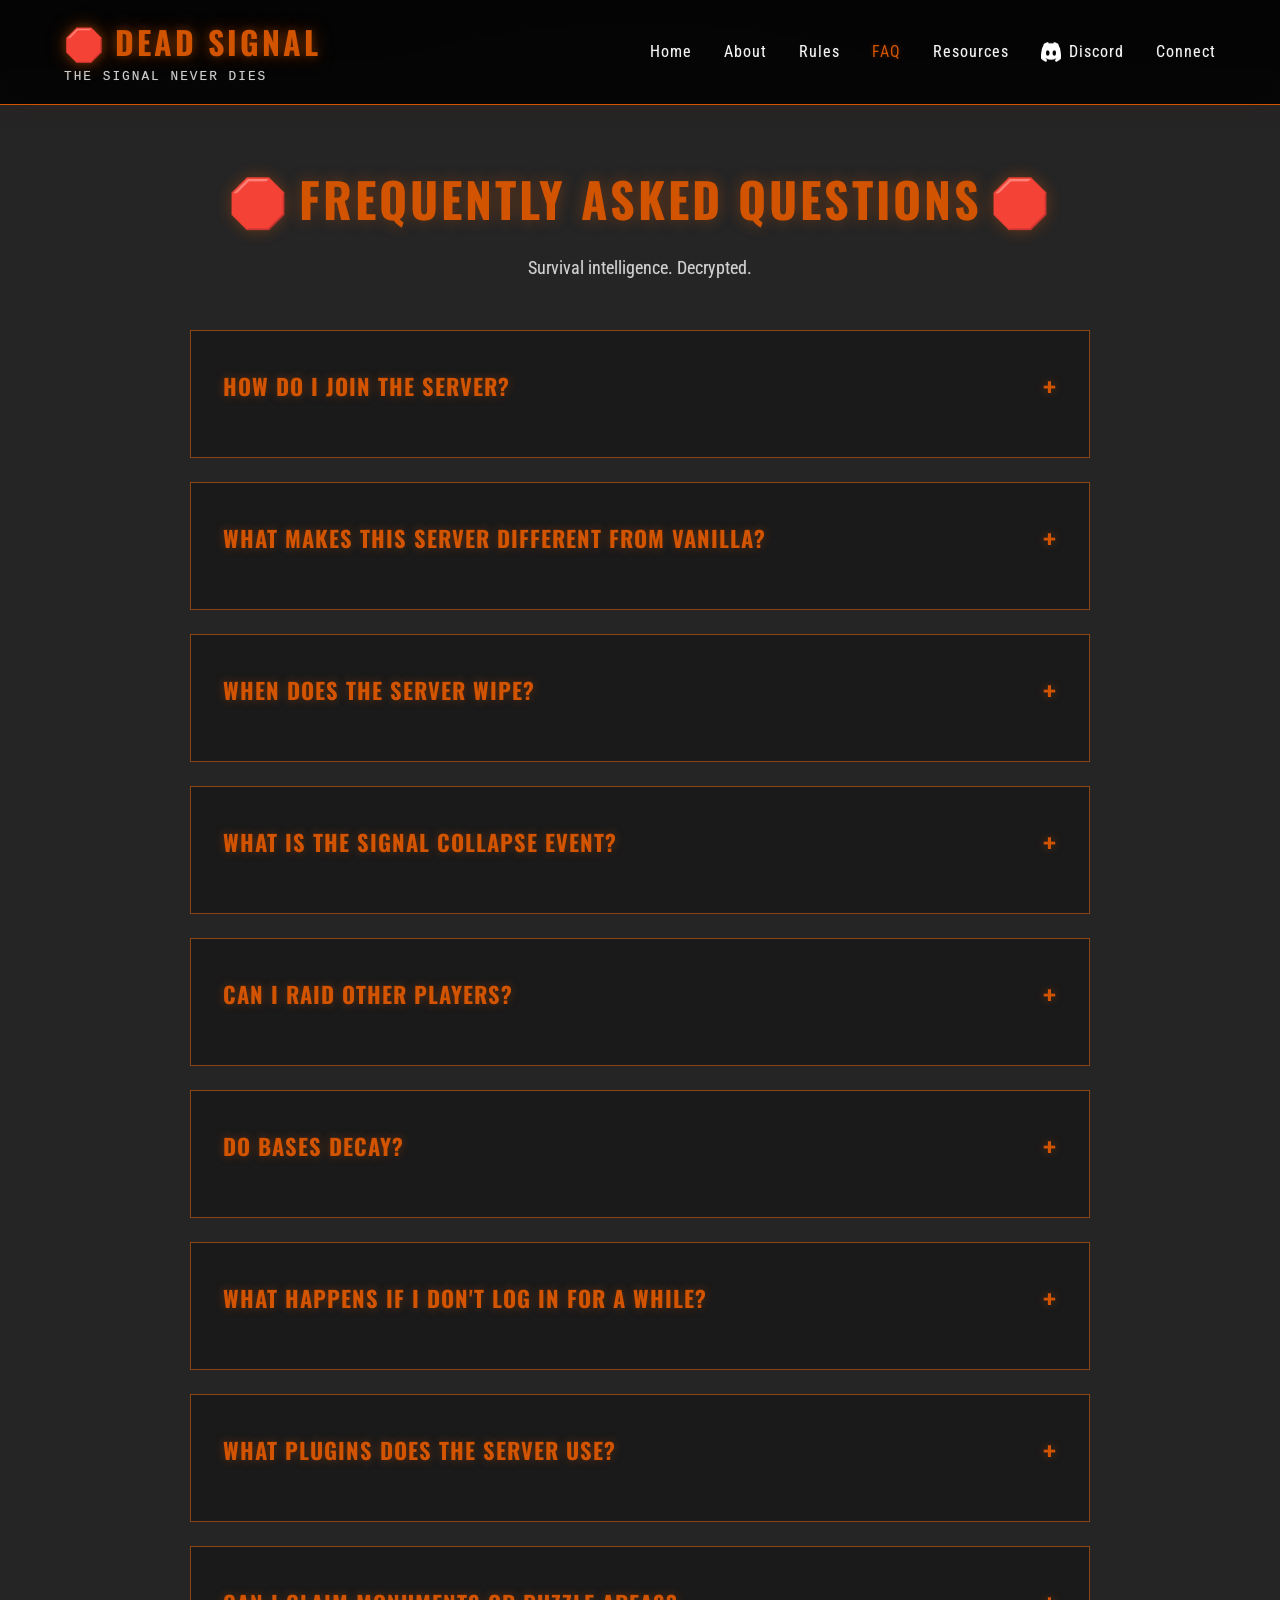
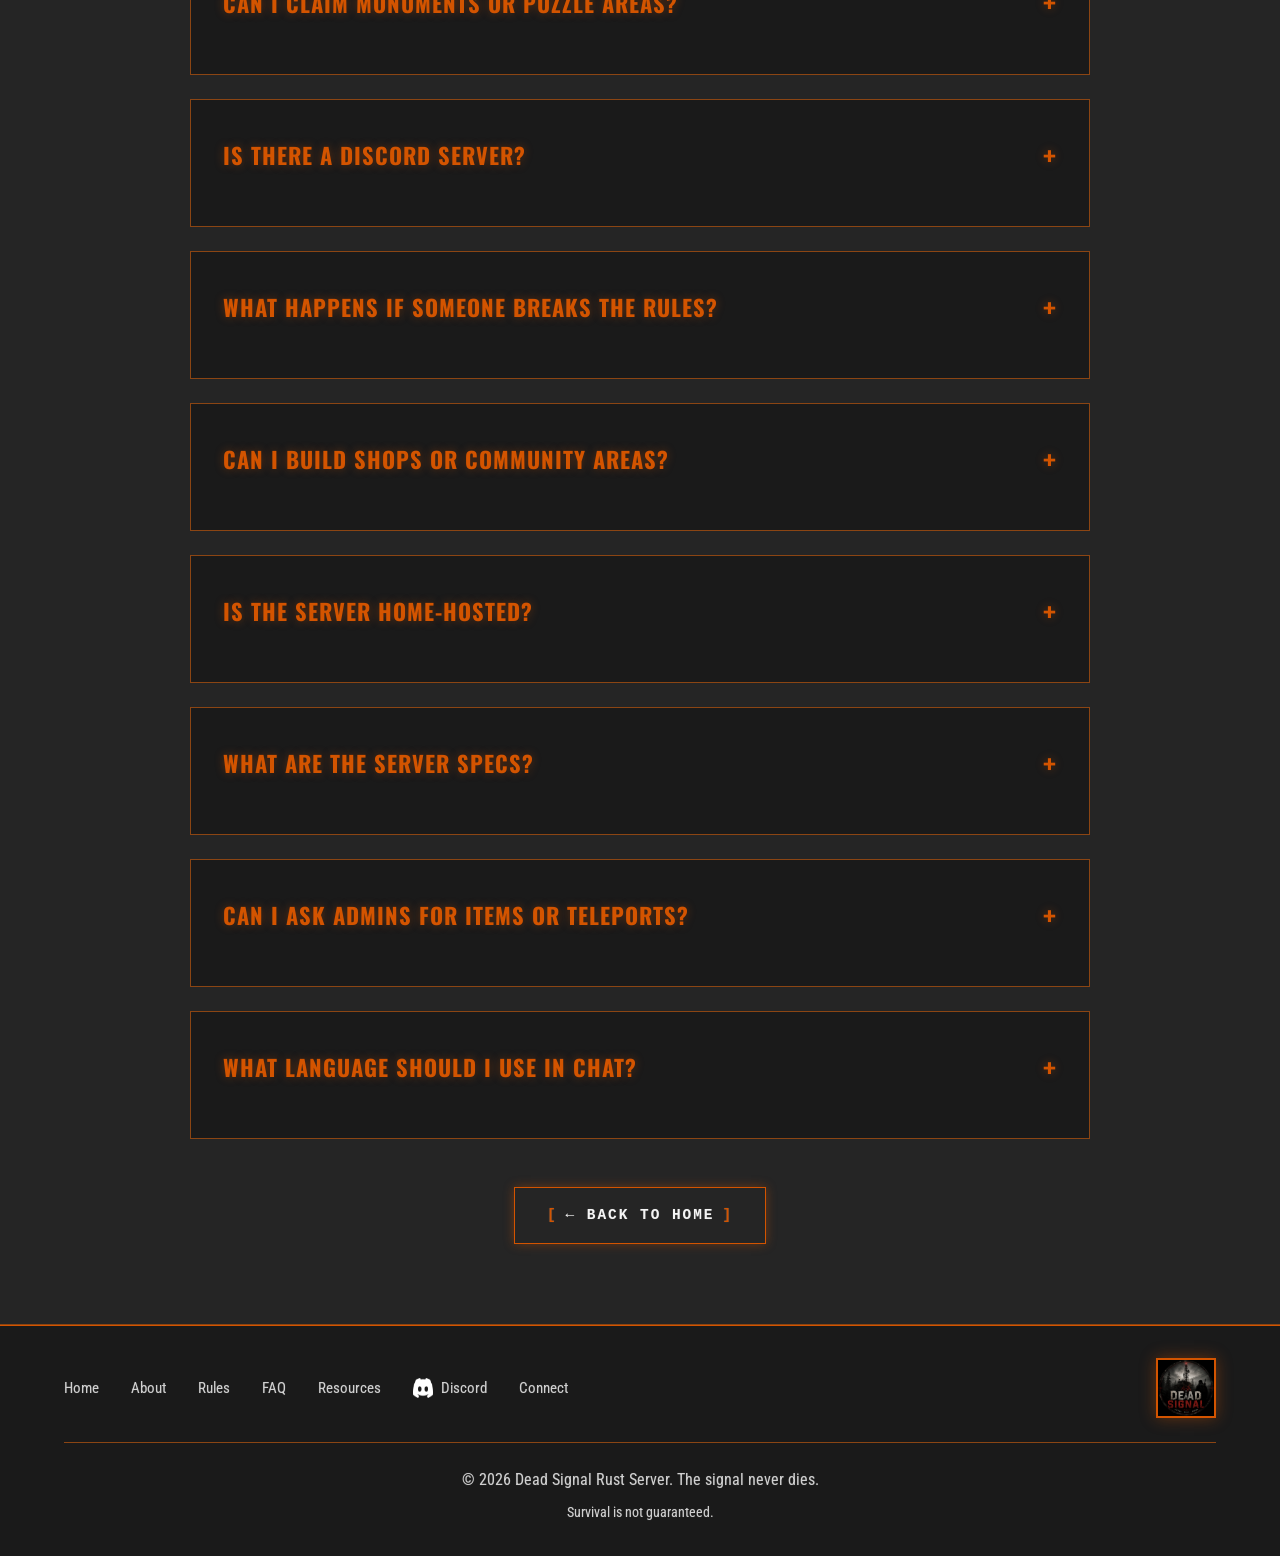
<file: faq.html>
<!DOCTYPE html>
<html lang="en">
<head>
    <meta charset="UTF-8">
    <meta name="viewport" content="width=device-width, initial-scale=1.0">
    <title>FAQ - Dead Signal</title>
    <link rel="stylesheet" href="styles.css">
    <link href="https://fonts.googleapis.com/css2?family=Oswald:wght@400;500;700&family=Roboto+Condensed:wght@400;700&display=swap" rel="stylesheet">
</head>
<body>
    <div class="fog-overlay"></div>
    
    <header>
        <nav>
            <div class="logo">
                <h1>DEAD SIGNAL</h1>
                <p class="tagline">The Signal Never Dies</p>
            </div>
            <div class="hamburger">
                <span></span>
                <span></span>
                <span></span>
            </div>
            <ul class="nav-links">
                <li><a href="index.html">Home</a></li>
                <li><a href="index.html#about">About</a></li>
                <li><a href="rules.html">Rules</a></li>
                <li><a href="faq.html" class="active">FAQ</a></li>
                <li><a href="resources.html">Resources</a></li>
                <li><a href="index.html#discord" class="nav-discord-link">
                    <img src="Discord-Symbol-White.png" alt="Discord" class="nav-discord-icon">
                    Discord
                </a></li>
                <li><a href="index.html#connect">Connect</a></li>
            </ul>
        </nav>
    </header>

    <section class="section dark-section">
        <div class="container">
            <h2 class="section-title">Frequently Asked Questions</h2>
            <p class="section-subtitle">Survival intelligence. Decrypted.</p>
            
            <div class="faq-container">
                <div class="faq-item">
                    <h3 class="faq-question">How do I join the server?</h3>
                    <div class="faq-answer">
                        <p><span class="system-tag">[METHOD]:</span> Press F1 in Rust, then type <code>client.connect 47.25.226.71:28015</code> and press Enter. Alternatively, find "Dead Signal" in the community server list or use the direct connect button on our homepage.</p>
                    </div>
                </div>

                <div class="faq-item">
                    <h3 class="faq-question">What makes this server different from vanilla?</h3>
                    <div class="faq-answer">
                        <p><span class="system-tag">[DIFFERENTIATION]:</span> Dead Signal removes the chaos of typical Rust servers. No raids, no decay, no offline raiding. We focus on cooperative PvE, building lasting bases, and community-driven gameplay. The only PvP is during the monthly Signal Collapse event.</p>
                    </div>
                </div>

                <div class="faq-item">
                    <h3 class="faq-question">When does the server wipe?</h3>
                    <div class="faq-answer">
                        <p><span class="system-tag">[SCHEDULE]:</span> First Thursday of every month, following the global Rust force wipe schedule. The Signal Collapse PvP event begins exactly 24 hours before the wipe.</p>
                        <p><span class="warning-tag">⏱️ TRACK:</span> Type <code>/signal time</code> in-game to see the countdown, or check <a href="https://www.rustforcewipe.com/" target="_blank" style="color: var(--text-terminal);">Rust Force Wipe</a> for the global schedule.</p>
                    </div>
                </div>

                <div class="faq-item" id="signal-collapse">
                    <h3 class="faq-question">What is the Signal Collapse event?</h3>
                    <div class="faq-answer">
                        <p><span class="error-tag">[EVENT]:</span> 24 hours before each wipe, all safety protocols dissolve. Total PvP is authorized. Raid every base, tear down every wall, claim everything. This is your chance to go all-out before the reset. The signal dies. Survive.</p>
                        <br>
                        <p><span class="system-tag">[TIMING]:</span> Begins exactly 24 hours before the global wipe (first Thursday of each month at 11:00 AM PST). Ends when the wipe occurs.</p>
                        <p><span class="system-tag">[AUTHORIZED]:</span> All raids, base destruction, tool cupboard raids, door raids, and PvP combat are permitted. No restrictions.</p>
                        <p><span class="system-tag">[PROHIBITED]:</span> Cheating, hacking, toxicity, and harassment remain banned. Event PvP does not excuse rule violations.</p>
                        <p><span class="system-tag">[TRACKING]:</span> Use <code>/signal time</code> in-game to see the countdown. The homepage also displays a live timer.</p>
                        <p><span class="warning-tag">[STRATEGY]:</span> This is your opportunity to use accumulated resources for maximum destruction. Stockpile explosives, coordinate with allies, and prepare for chaos. After the wipe, everything resets.</p>
                    </div>
                </div>

                <div class="faq-item">
                    <h3 class="faq-question">Can I raid other players?</h3>
                    <div class="faq-answer">
                        <p><span class="system-tag">[PROTOCOL]:</span> <strong>NO</strong> - Raids are strictly prohibited outside of the Signal Collapse event. This includes tool cupboard raids, door raids, and any form of base intrusion. Violations will result in removal.</p>
                        <p class="rule-emphasis">Exception: Signal Collapse event (24 hours before wipe).</p>
                    </div>
                </div>

                <div class="faq-item">
                    <h3 class="faq-question">Do bases decay?</h3>
                    <div class="faq-answer">
                        <p><span class="system-tag">[DECAY]:</span> No. Bases do not decay on Dead Signal. Build freely without maintenance timers. You do not need to put resources in your Tool Cupboard—upkeep is 0 for all active players and bases. Inactive players and bases are automatically removed by our custom plugin after 6 days of inactivity.</p>
                    </div>
                </div>

                <div class="faq-item">
                    <h3 class="faq-question">What happens if I don't log in for a while?</h3>
                    <div class="faq-answer">
                        <p><span class="system-tag">[INACTIVITY]:</span> Players inactive for 6 days will be purged from the server. If multiple players are authorized on a single Tool Cupboard and at least one player logs in within the 6-day timeframe, the base will remain safe. However, individual players who have not returned may still be purged as inactive sleepers.</p>
                        <p class="rule-emphasis">Keep your team active to protect your base and your presence on the server.</p>
                    </div>
                </div>

                <div class="faq-item">
                    <h3 class="faq-question">What plugins does the server use?</h3>
                    <div class="faq-answer">
                        <p><span class="system-tag">[MODIFICATIONS]:</span> We run custom-coded plugins and administration tools built specifically for this community. Features include the Signal Collapse countdown, custom commands like <code>/signal time</code>, and unique administration tools. We maintain a vanilla progression feel with quality-of-life enhancements.</p>
                    </div>
                </div>

                <div class="faq-item">
                    <h3 class="faq-question">Can I claim monuments or puzzle areas?</h3>
                    <div class="faq-answer">
                        <p><span class="system-tag">[MONUMENTS]:</span> While you cannot claim exclusive ownership over monuments, we have a custom plugin to help coordinate monument runs. Use <code>/claim "location name"</code> to announce you are running a monument. This creates a 30-minute timer and alerts other players if they try to claim the same location.</p>
                        <p><span class="system-tag">[PURPOSE]:</span> This system provides context for admins to settle disputes between players. It does not actively prevent others from visiting the monument—loot remains first come, first serve.</p>
                        <p><span class="system-tag">[LOOT]:</span> If you use your own keycards or resources to access secured loot, that loot is yours. Public loot (CH-47 hackable crates) is first come, first serve unless players agree otherwise.</p>
                    </div>
                </div>

                <div class="faq-item">
                    <h3 class="faq-question">Is there a Discord server?</h3>
                    <div class="faq-answer">
                        <p><span class="system-tag">[COMMUNICATION]:</span> Yes. Join our Discord to coordinate with other players, report issues, get admin support, and stay updated on server events. The signal is strongest there.</p>
                        <p><a href="https://discord.gg/YJxtY9PEs5" target="_blank" class="btn discord-btn" style="margin-top: 1rem; display: inline-block;">Join Discord</a></p>
                    </div>
                </div>

                <div class="faq-item">
                    <h3 class="faq-question">What happens if someone breaks the rules?</h3>
                    <div class="faq-answer">
                        <p><span class="system-tag">[ENFORCEMENT]:</span> Report rule violations in Discord via a support ticket. Do not handle situations yourself. Admin staff actively monitor and enforce rules fairly. Consequences range from warnings to permanent bans depending on severity.</p>
                    </div>
                </div>

                <div class="faq-item">
                    <h3 class="faq-question">Can I build shops or community areas?</h3>
                    <div class="faq-answer">
                        <p><span class="system-tag">[COMMUNITY]:</span> Absolutely! Player-created shops, towns, and community areas are encouraged. Trade with other survivors, build together, and create lasting community projects. Respect others' work and don't block map access.</p>
                    </div>
                </div>

                <div class="faq-item">
                    <h3 class="faq-question">Is the server home-hosted?</h3>
                    <div class="faq-answer">
                        <p><span class="system-tag">[HOSTING]:</span> Yes. Dead Signal is a privately hosted Rust server running from a home setup in the United States. Not a paid service—run with passion and dedication by the community, for the community.</p>
                    </div>
                </div>

                <div class="faq-item">
                    <h3 class="faq-question">What are the server specs?</h3>
                    <div class="faq-answer">
                        <p><span class="system-tag">[SPECIFICATIONS]:</span> Max 50 players, procedural maps, vanilla progression with custom plugins. Optimized for stable performance and fair gameplay.</p>
                    </div>
                </div>

                <div class="faq-item">
                    <h3 class="faq-question">Can I ask admins for items or teleports?</h3>
                    <div class="faq-answer">
                        <p><span class="system-tag">[POLICY]:</span> No. Admins do not spawn items, teleport players, or provide free resources. Everyone plays by the same rules. Special treatment is not given. Focus on survival and progression like everyone else.</p>
                    </div>
                </div>

                <div class="faq-item">
                    <h3 class="faq-question">What language should I use in chat?</h3>
                    <div class="faq-answer">
                        <p><span class="system-tag">[COMMUNICATION]:</span> Please use English in global chat so moderators can properly assist players when needed. Friendly banter is fine, but toxic behavior, racism, homophobia, and hate speech are not tolerated.</p>
                    </div>
                </div>
            </div>
            
            <div class="back-link">
                <a href="index.html" class="btn">← Back to Home</a>
            </div>
        </div>
    </section>

    <footer>
        <div class="container">
            <div class="footer-top">
                <div class="footer-left">
                    <a href="index.html">Home</a>
                    <a href="index.html#about">About</a>
                    <a href="rules.html">Rules</a>
                    <a href="faq.html">FAQ</a>
                    <a href="resources.html">Resources</a>
                    <a href="index.html#discord" class="footer-discord-link">
                        <img src="Discord-Symbol-White.png" alt="Discord" class="footer-discord-icon">
                        Discord
                    </a>
                    <a href="index.html#connect">Connect</a>
                </div>
                <div class="footer-right">
                    <img src="profile.png" alt="Server Profile" class="footer-profile">
                </div>
            </div>
            <div class="footer-bottom">
                <p>&copy; 2026 Dead Signal Rust Server. The signal never dies.</p>
                <p class="footer-note">Survival is not guaranteed.</p>
            </div>
        </div>
    </footer>

    <script>
        // Hamburger menu toggle
        const hamburger = document.querySelector('.hamburger');
        const navLinks = document.querySelector('.nav-links');

        hamburger.addEventListener('click', () => {
            hamburger.classList.toggle('active');
            navLinks.classList.toggle('active');
        });

        // Close menu when clicking a link
        document.querySelectorAll('.nav-links a').forEach(link => {
            link.addEventListener('click', () => {
                hamburger.classList.remove('active');
                navLinks.classList.remove('active');
            });
        });

        // FAQ accordion functionality
        document.querySelectorAll('.faq-question').forEach(question => {
            question.addEventListener('click', () => {
                const faqItem = question.parentElement;
                const isActive = faqItem.classList.contains('active');
                
                // Close all other FAQ items
                document.querySelectorAll('.faq-item').forEach(item => {
                    item.classList.remove('active');
                });
                
                // Toggle current item
                if (!isActive) {
                    faqItem.classList.add('active');
                }
            });
        });

        // Auto-expand FAQ item from hash
        window.addEventListener('load', () => {
            const hash = window.location.hash.substring(1);
            if (hash) {
                const targetItem = document.getElementById(hash);
                if (targetItem && targetItem.classList.contains('faq-item')) {
                    // Close all other FAQ items
                    document.querySelectorAll('.faq-item').forEach(item => {
                        item.classList.remove('active');
                    });
                    // Expand target item
                    targetItem.classList.add('active');
                    // Scroll to item
                    targetItem.scrollIntoView({ behavior: 'smooth', block: 'center' });
                }
            }
        });

        // Parallax effect for fog
        document.addEventListener('mousemove', (e) => {
            const fog = document.querySelector('.fog-overlay');
            const x = e.clientX / window.innerWidth;
            const y = e.clientY / window.innerHeight;
            fog.style.transform = `translate(${x * 20}px, ${y * 20}px)`;
        });
    </script>
</body>
</html>
</file>
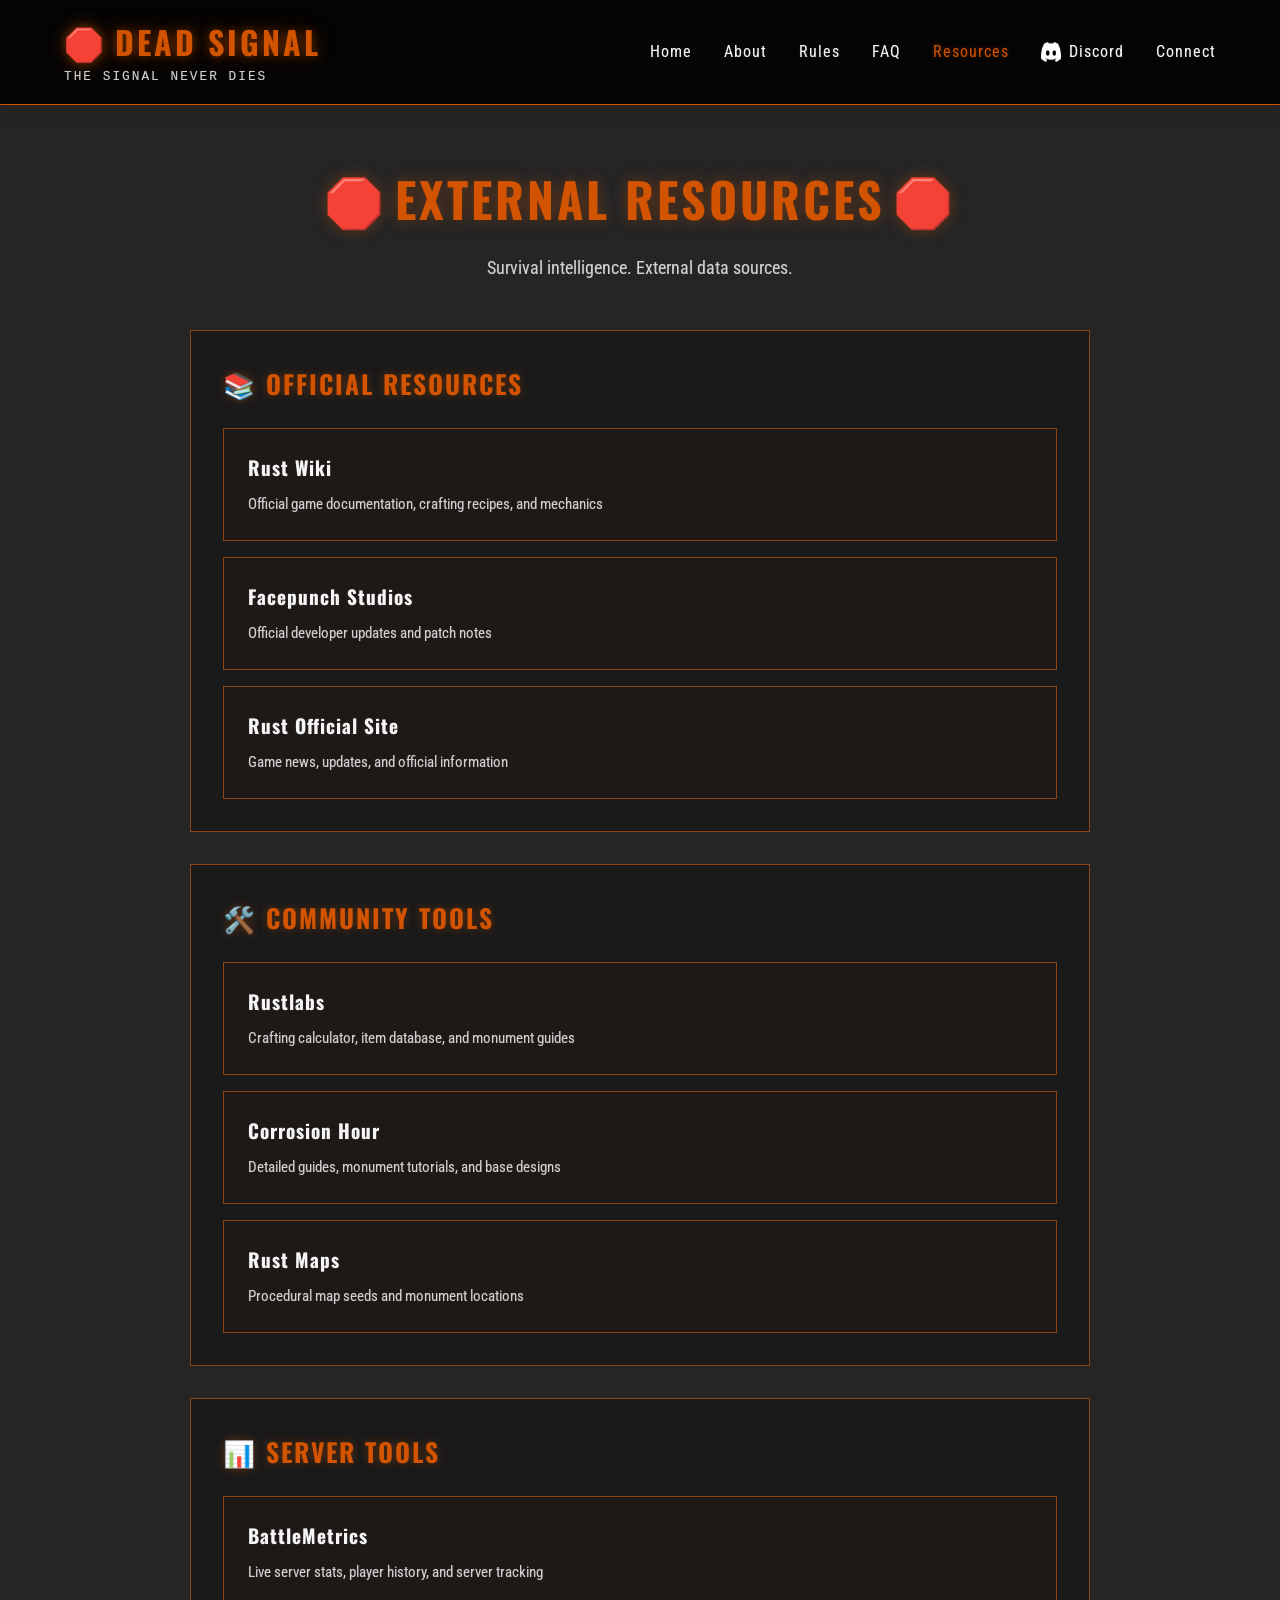
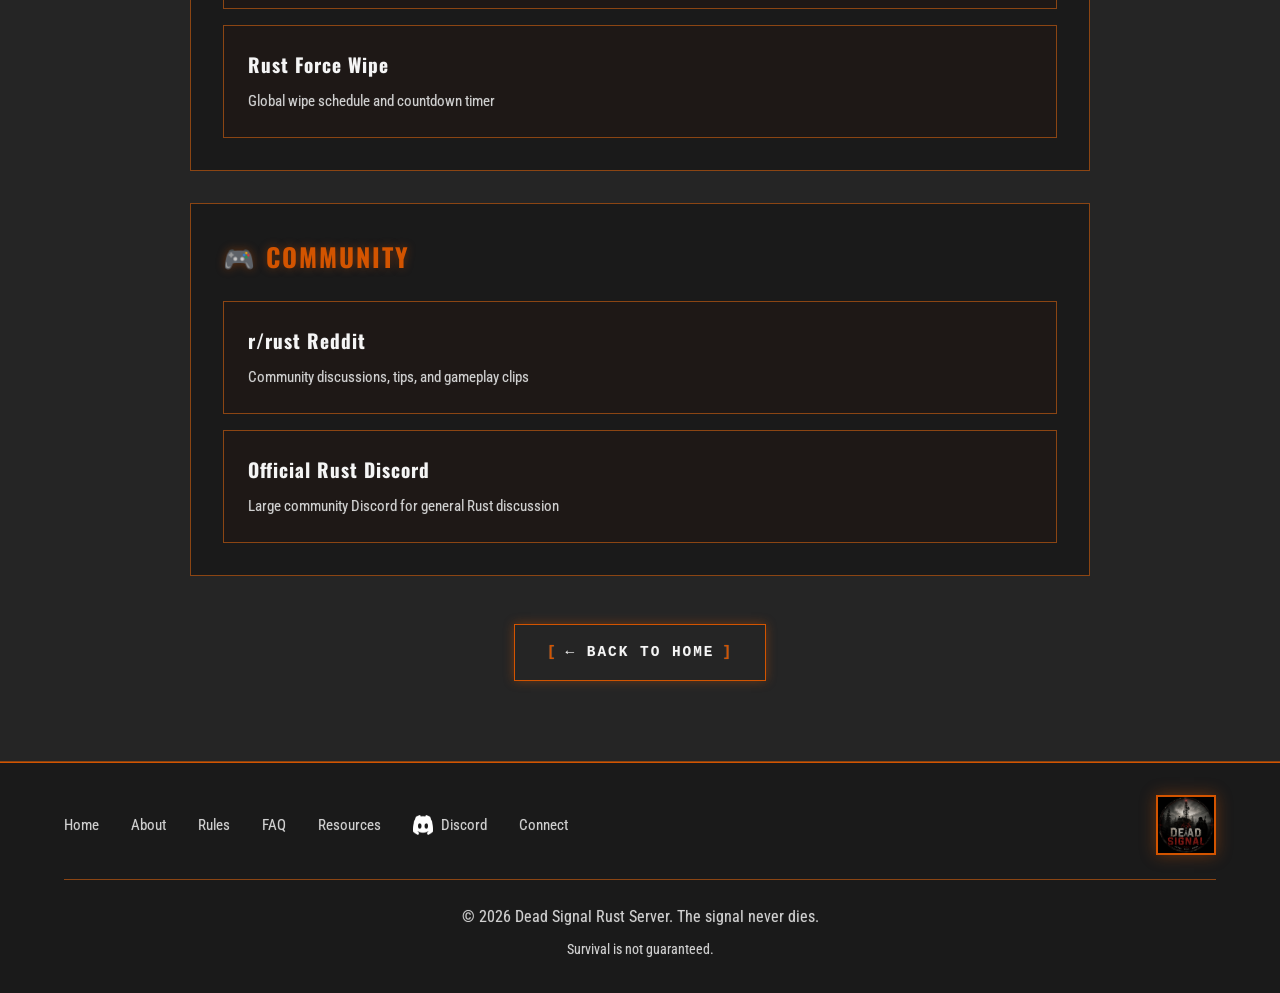
<file: resources.html>
<!DOCTYPE html>
<html lang="en">
<head>
    <meta charset="UTF-8">
    <meta name="viewport" content="width=device-width, initial-scale=1.0">
    <title>Resources - Dead Signal</title>
    <link rel="stylesheet" href="styles.css">
    <link href="https://fonts.googleapis.com/css2?family=Oswald:wght@400;500;700&family=Roboto+Condensed:wght@400;700&display=swap" rel="stylesheet">
</head>
<body>
    <div class="fog-overlay"></div>
    
    <header>
        <nav>
            <div class="logo">
                <h1>DEAD SIGNAL</h1>
                <p class="tagline">The Signal Never Dies</p>
            </div>
            <div class="hamburger">
                <span></span>
                <span></span>
                <span></span>
            </div>
            <ul class="nav-links">
                <li><a href="index.html">Home</a></li>
                <li><a href="index.html#about">About</a></li>
                <li><a href="rules.html">Rules</a></li>
                <li><a href="faq.html">FAQ</a></li>
                <li><a href="resources.html" class="active">Resources</a></li>
                <li><a href="index.html#discord" class="nav-discord-link">
                    <img src="Discord-Symbol-White.png" alt="Discord" class="nav-discord-icon">
                    Discord
                </a></li>
                <li><a href="index.html#connect">Connect</a></li>
            </ul>
        </nav>
    </header>

    <section class="section dark-section">
        <div class="container">
            <h2 class="section-title">External Resources</h2>
            <p class="section-subtitle">Survival intelligence. External data sources.</p>
            
            <div class="resources-container">
                <div class="resource-section">
                    <h3 class="resource-title">📚 Official Resources</h3>
                    <div class="resource-list">
                        <a href="https://rust.fandom.com/wiki/Rust_Wiki" target="_blank" class="resource-link">
                            <div class="resource-item">
                                <h4>Rust Wiki</h4>
                                <p>Official game documentation, crafting recipes, and mechanics</p>
                            </div>
                        </a>
                        <a href="https://facepunch.com/" target="_blank" class="resource-link">
                            <div class="resource-item">
                                <h4>Facepunch Studios</h4>
                                <p>Official developer updates and patch notes</p>
                            </div>
                        </a>
                        <a href="https://rust.facepunch.com/" target="_blank" class="resource-link">
                            <div class="resource-item">
                                <h4>Rust Official Site</h4>
                                <p>Game news, updates, and official information</p>
                            </div>
                        </a>
                    </div>
                </div>

                <div class="resource-section">
                    <h3 class="resource-title">🛠️ Community Tools</h3>
                    <div class="resource-list">
                        <a href="https://rustlabs.com/" target="_blank" class="resource-link">
                            <div class="resource-item">
                                <h4>Rustlabs</h4>
                                <p>Crafting calculator, item database, and monument guides</p>
                            </div>
                        </a>
                        <a href="https://corrosionhour.com/" target="_blank" class="resource-link">
                            <div class="resource-item">
                                <h4>Corrosion Hour</h4>
                                <p>Detailed guides, monument tutorials, and base designs</p>
                            </div>
                        </a>
                        <a href="https://rustmaps.com/" target="_blank" class="resource-link">
                            <div class="resource-item">
                                <h4>Rust Maps</h4>
                                <p>Procedural map seeds and monument locations</p>
                            </div>
                        </a>
                    </div>
                </div>

                <div class="resource-section">
                    <h3 class="resource-title">📊 Server Tools</h3>
                    <div class="resource-list">
                        <a href="https://www.battlemetrics.com/servers/rust/39088860" target="_blank" class="resource-link">
                            <div class="resource-item">
                                <h4>BattleMetrics</h4>
                                <p>Live server stats, player history, and server tracking</p>
                            </div>
                        </a>
                        <a href="https://www.rustforcewipe.com/" target="_blank" class="resource-link">
                            <div class="resource-item">
                                <h4>Rust Force Wipe</h4>
                                <p>Global wipe schedule and countdown timer</p>
                            </div>
                        </a>
                    </div>
                </div>

                <div class="resource-section">
                    <h3 class="resource-title">🎮 Community</h3>
                    <div class="resource-list">
                        <a href="https://www.reddit.com/r/rust/" target="_blank" class="resource-link">
                            <div class="resource-item">
                                <h4>r/rust Reddit</h4>
                                <p>Community discussions, tips, and gameplay clips</p>
                            </div>
                        </a>
                        <a href="https://discord.gg/rust" target="_blank" class="resource-link">
                            <div class="resource-item">
                                <h4>Official Rust Discord</h4>
                                <p>Large community Discord for general Rust discussion</p>
                            </div>
                        </a>
                    </div>
                </div>

            </div>
            
            <div class="back-link">
                <a href="index.html" class="btn">← Back to Home</a>
            </div>
        </div>
    </section>

    <footer>
        <div class="container">
            <div class="footer-top">
                <div class="footer-left">
                    <a href="index.html">Home</a>
                    <a href="index.html#about">About</a>
                    <a href="rules.html">Rules</a>
                    <a href="faq.html">FAQ</a>
                    <a href="resources.html">Resources</a>
                    <a href="index.html#discord" class="footer-discord-link">
                        <img src="Discord-Symbol-White.png" alt="Discord" class="footer-discord-icon">
                        Discord
                    </a>
                    <a href="index.html#connect">Connect</a>
                </div>
                <div class="footer-right">
                    <img src="profile.png" alt="Server Profile" class="footer-profile">
                </div>
            </div>
            <div class="footer-bottom">
                <p>&copy; 2026 Dead Signal Rust Server. The signal never dies.</p>
                <p class="footer-note">Survival is not guaranteed.</p>
            </div>
        </div>
    </footer>

    <script>
        // Hamburger menu toggle
        const hamburger = document.querySelector('.hamburger');
        const navLinks = document.querySelector('.nav-links');

        hamburger.addEventListener('click', () => {
            hamburger.classList.toggle('active');
            navLinks.classList.toggle('active');
        });

        // Close menu when clicking a link
        document.querySelectorAll('.nav-links a').forEach(link => {
            link.addEventListener('click', () => {
                hamburger.classList.remove('active');
                navLinks.classList.remove('active');
            });
        });

        // Parallax effect for fog
        document.addEventListener('mousemove', (e) => {
            const fog = document.querySelector('.fog-overlay');
            const x = e.clientX / window.innerWidth;
            const y = e.clientY / window.innerHeight;
            fog.style.transform = `translate(${x * 20}px, ${y * 20}px)`;
        });
    </script>
</body>
</html>
</file>
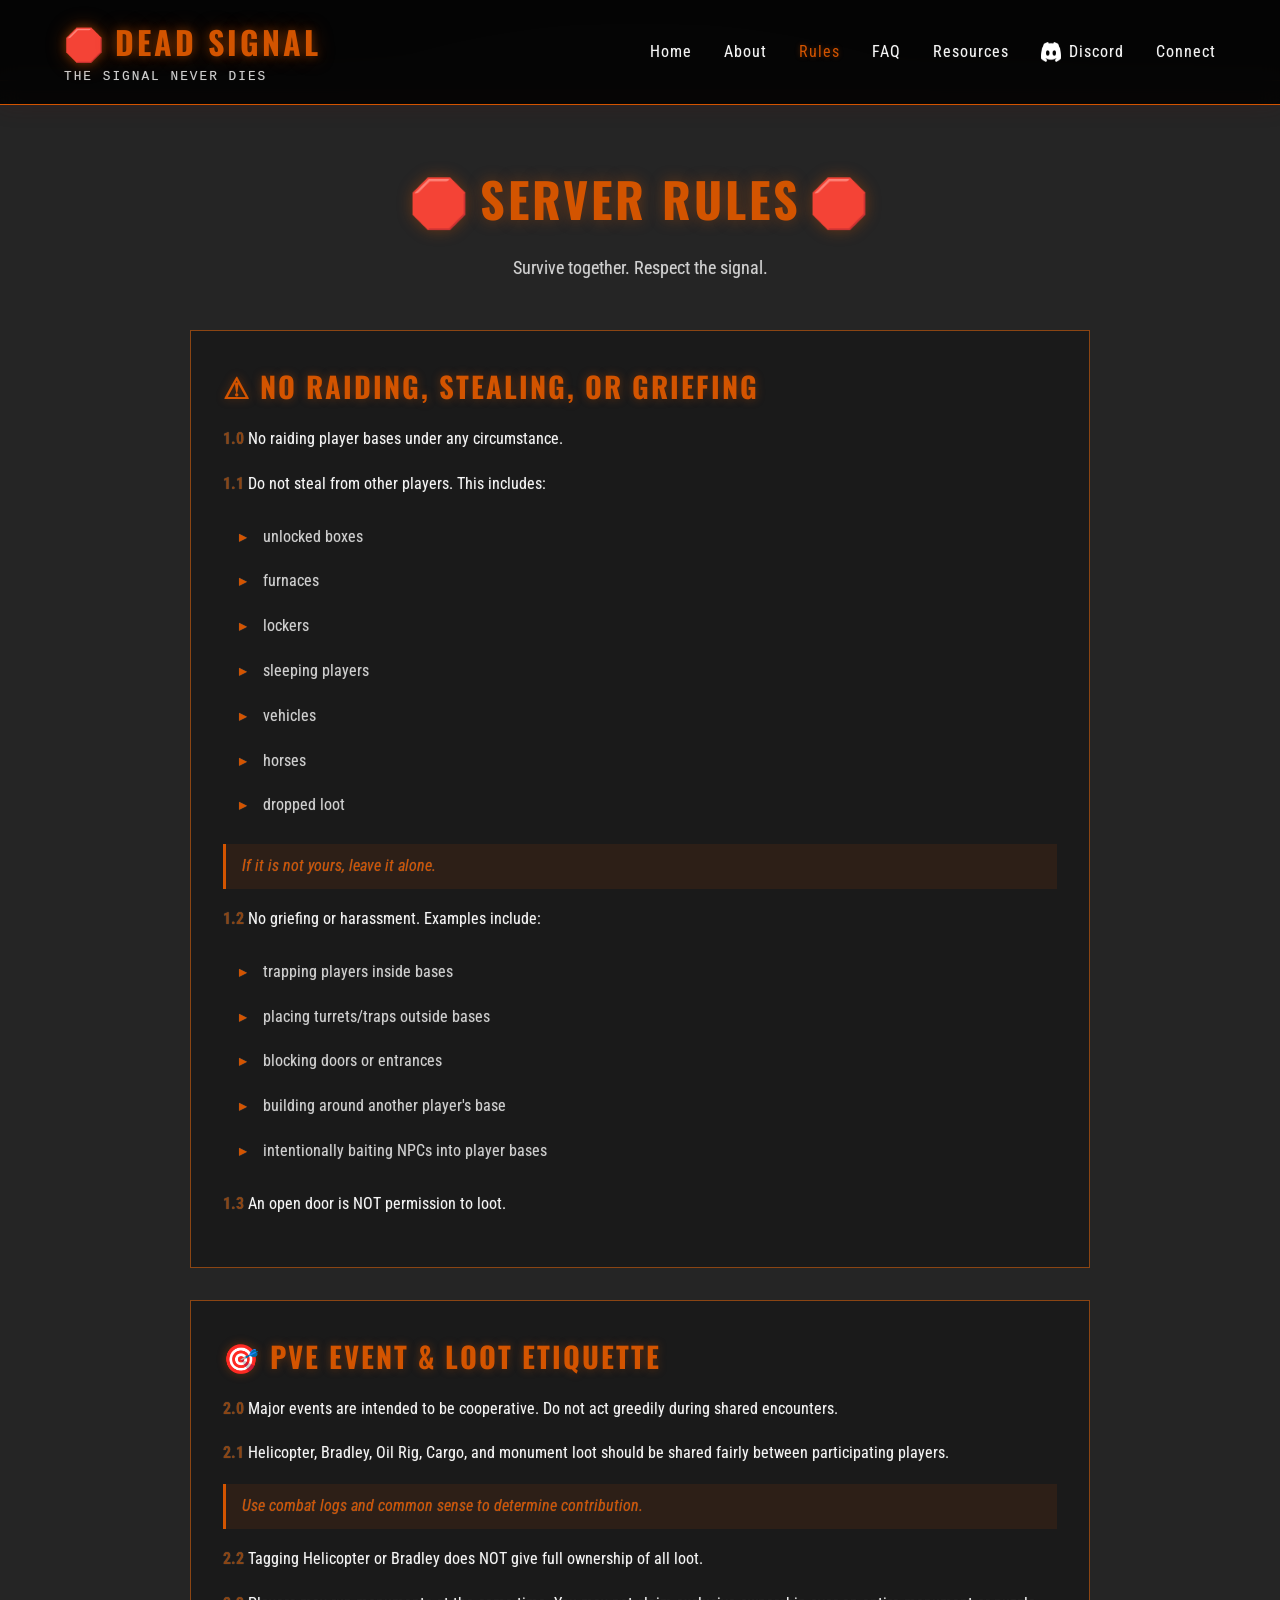
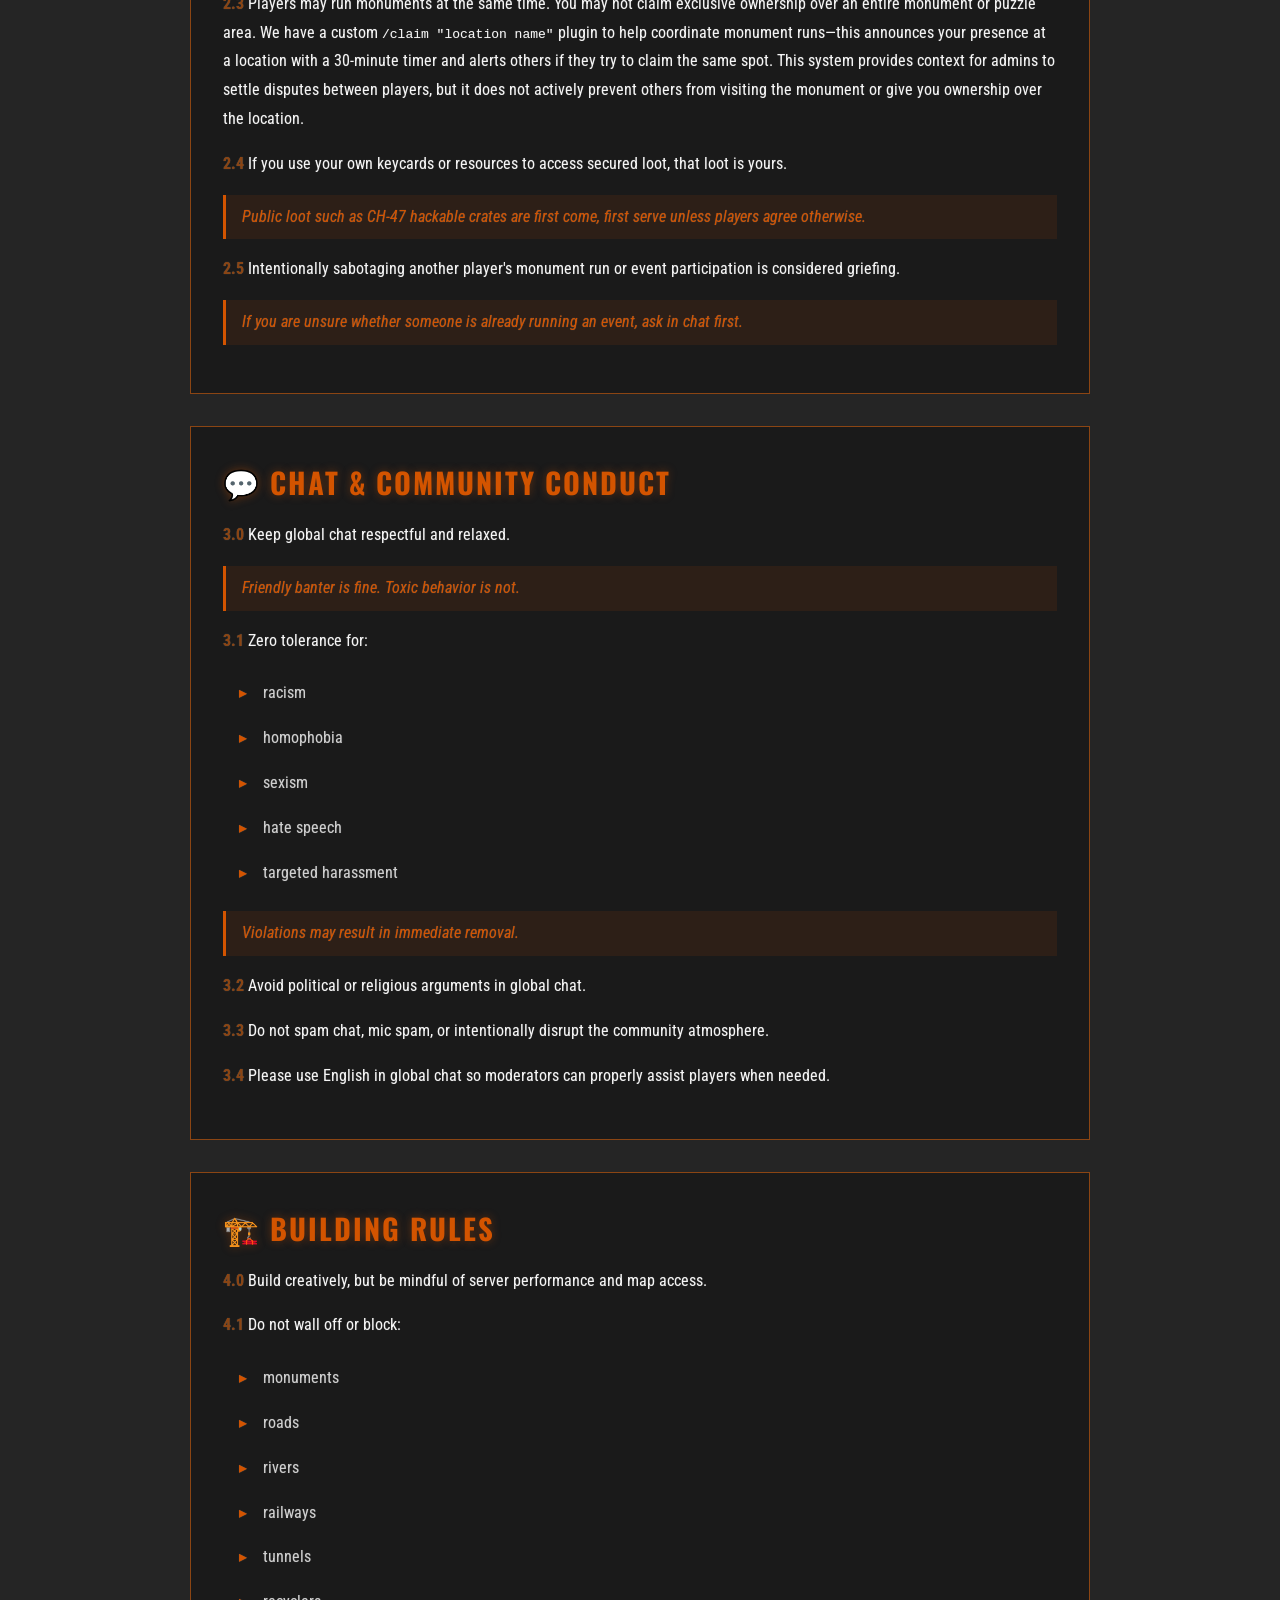
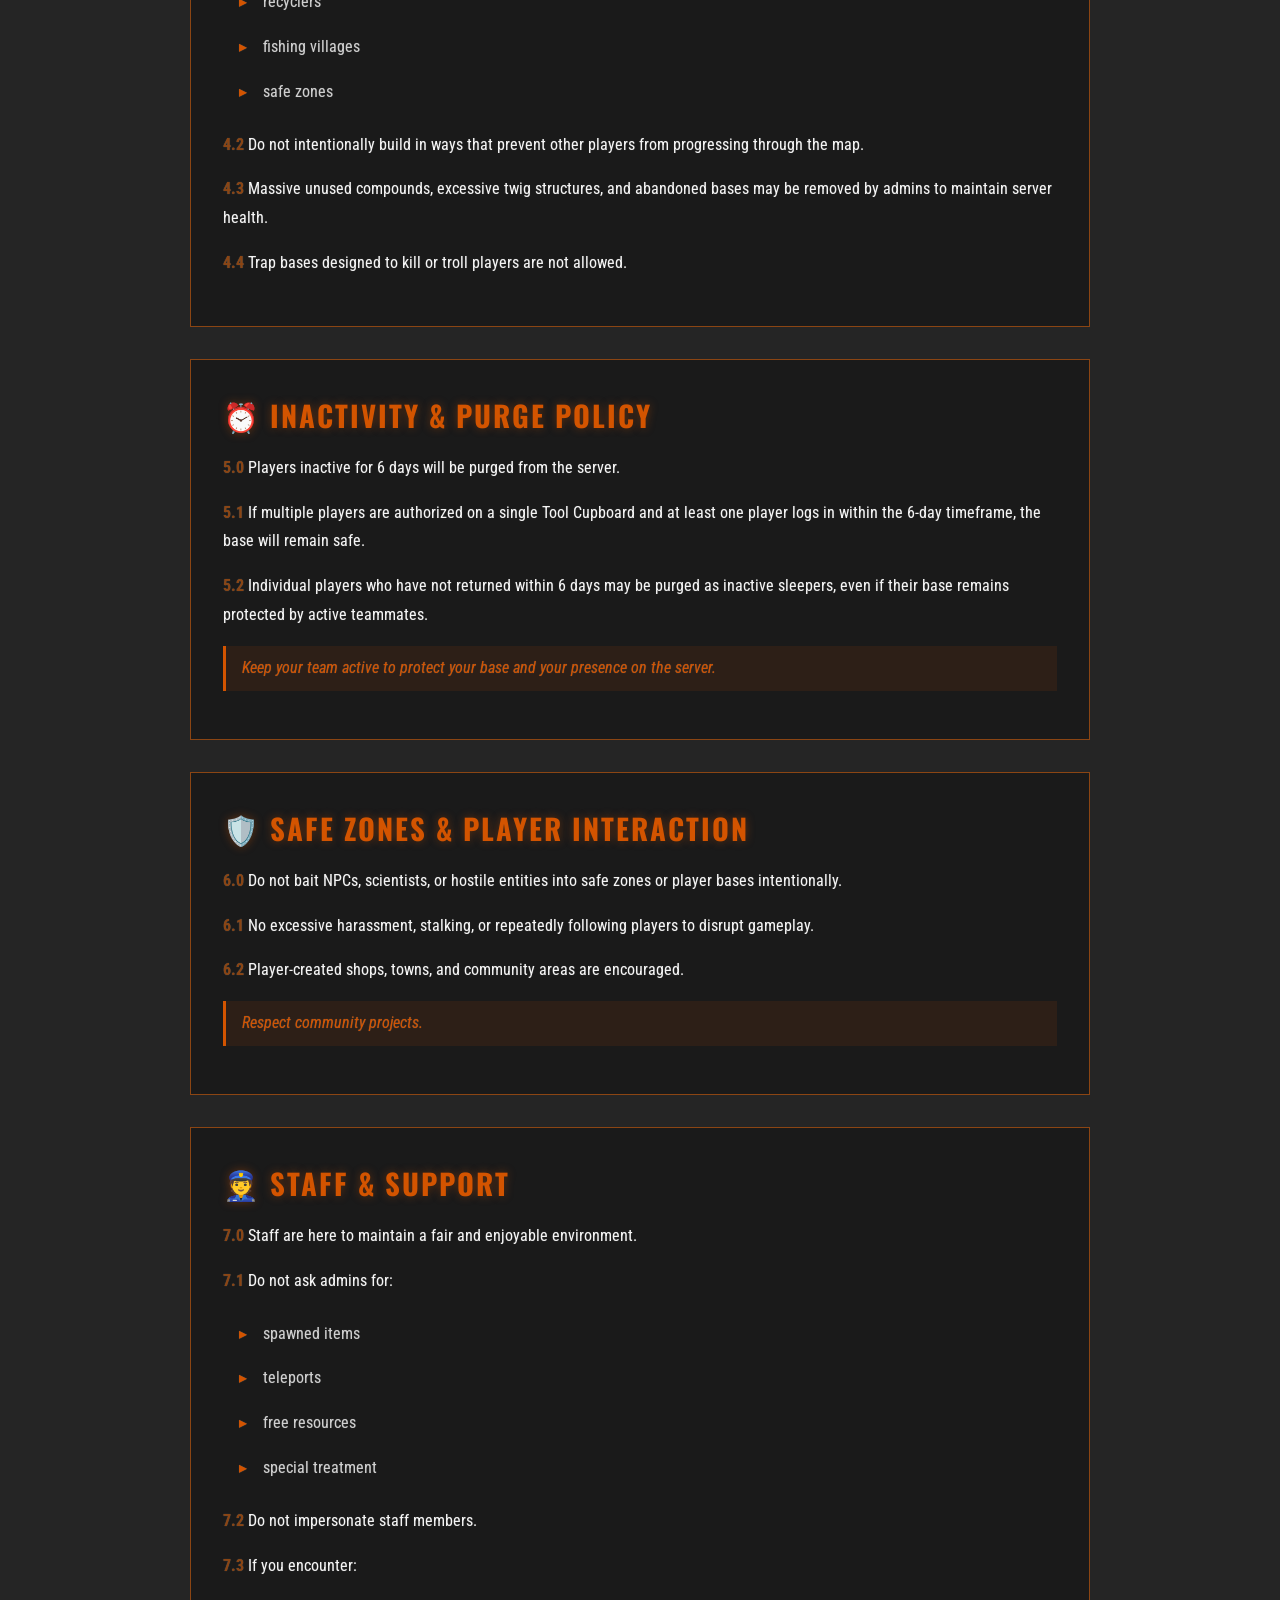
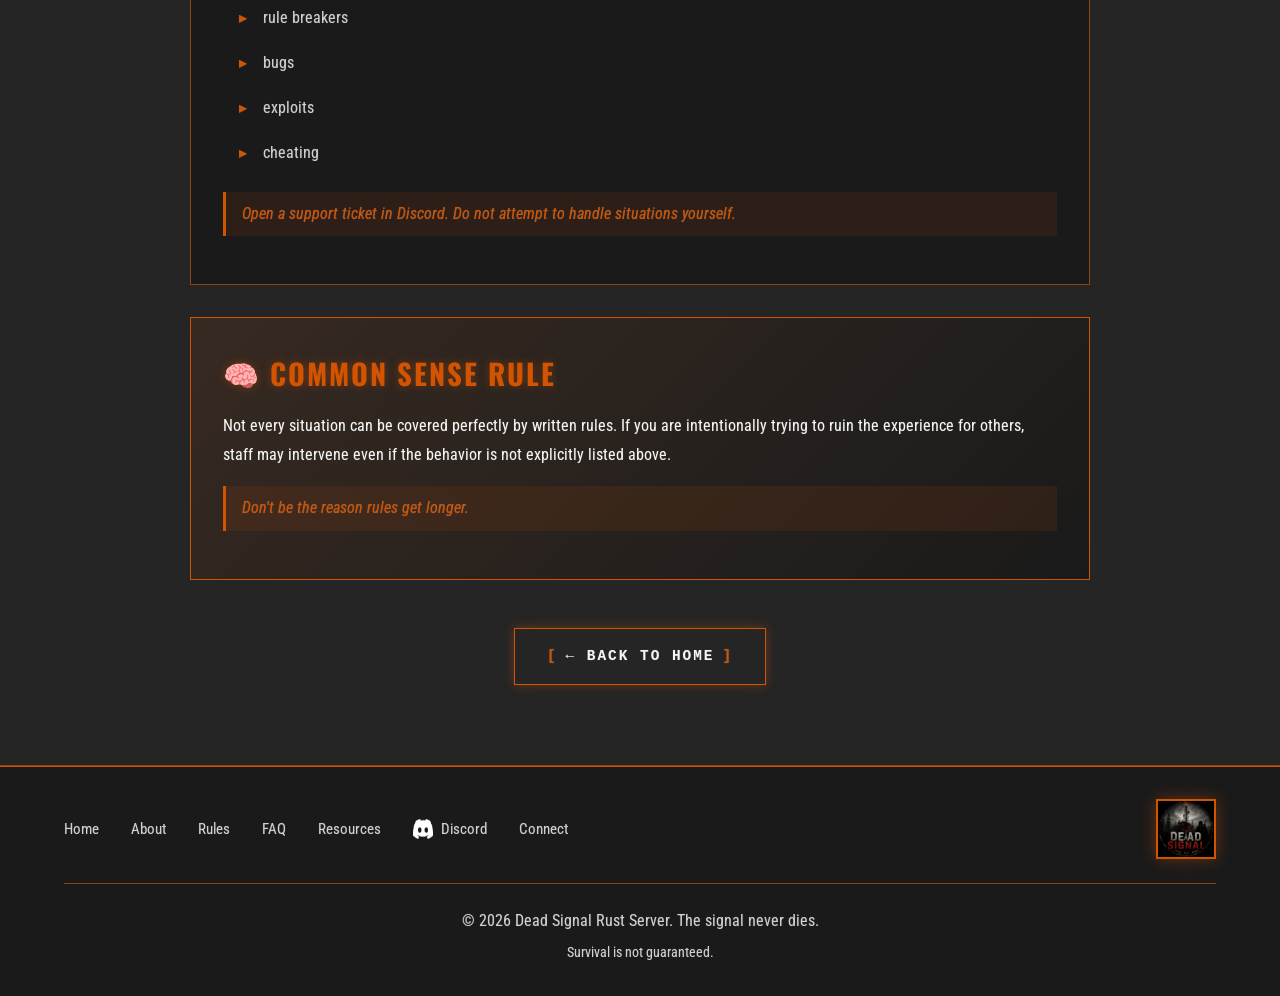
<file: rules.html>
<!DOCTYPE html>
<html lang="en">
<head>
    <meta charset="UTF-8">
    <meta name="viewport" content="width=device-width, initial-scale=1.0">
    <title>Server Rules - Dead Signal</title>
    <link rel="stylesheet" href="styles.css">
    <link href="https://fonts.googleapis.com/css2?family=Oswald:wght@400;500;700&family=Roboto+Condensed:wght@400;700&display=swap" rel="stylesheet">
</head>
<body>
    <div class="fog-overlay"></div>
    
    <header>
        <nav>
            <div class="logo">
                <h1>DEAD SIGNAL</h1>
                <p class="tagline">The Signal Never Dies</p>
            </div>
            <div class="hamburger">
                <span></span>
                <span></span>
                <span></span>
            </div>
            <ul class="nav-links">
                <li><a href="index.html">Home</a></li>
                <li><a href="index.html#about">About</a></li>
                <li><a href="rules.html" class="active">Rules</a></li>
                <li><a href="faq.html">FAQ</a></li>
                <li><a href="resources.html">Resources</a></li>
                <li><a href="index.html#discord" class="nav-discord-link">
                    <img src="Discord-Symbol-White.png" alt="Discord" class="nav-discord-icon">
                    Discord
                </a></li>
                <li><a href="index.html#connect">Connect</a></li>
            </ul>
        </nav>
    </header>

    <section class="section dark-section">
        <div class="container">
            <h2 class="section-title">Server Rules</h2>
            <p class="section-subtitle">Survive together. Respect the signal.</p>
            
            <div class="rules-container">
                <div class="rule-section">
                    <h3 class="rule-title">⚠ NO RAIDING, STEALING, OR GRIEFING</h3>
                    <div class="rule-content">
                        <p><strong>1.0</strong> No raiding player bases under any circumstance.</p>
                        <p><strong>1.1</strong> Do not steal from other players. This includes:</p>
                        <ul class="rule-list">
                            <li>unlocked boxes</li>
                            <li>furnaces</li>
                            <li>lockers</li>
                            <li>sleeping players</li>
                            <li>vehicles</li>
                            <li>horses</li>
                            <li>dropped loot</li>
                        </ul>
                        <p class="rule-emphasis">If it is not yours, leave it alone.</p>
                        <p><strong>1.2</strong> No griefing or harassment. Examples include:</p>
                        <ul class="rule-list">
                            <li>trapping players inside bases</li>
                            <li>placing turrets/traps outside bases</li>
                            <li>blocking doors or entrances</li>
                            <li>building around another player's base</li>
                            <li>intentionally baiting NPCs into player bases</li>
                        </ul>
                        <p><strong>1.3</strong> An open door is NOT permission to loot.</p>
                    </div>
                </div>

                <div class="rule-section">
                    <h3 class="rule-title">🎯 PvE EVENT & LOOT ETIQUETTE</h3>
                    <div class="rule-content">
                        <p><strong>2.0</strong> Major events are intended to be cooperative. Do not act greedily during shared encounters.</p>
                        <p><strong>2.1</strong> Helicopter, Bradley, Oil Rig, Cargo, and monument loot should be shared fairly between participating players.</p>
                        <p class="rule-emphasis">Use combat logs and common sense to determine contribution.</p>
                        <p><strong>2.2</strong> Tagging Helicopter or Bradley does NOT give full ownership of all loot.</p>
                        <p><strong>2.3</strong> Players may run monuments at the same time. You may not claim exclusive ownership over an entire monument or puzzle area. We have a custom <code>/claim "location name"</code> plugin to help coordinate monument runs—this announces your presence at a location with a 30-minute timer and alerts others if they try to claim the same spot. This system provides context for admins to settle disputes between players, but it does not actively prevent others from visiting the monument or give you ownership over the location.</p>
                        <p><strong>2.4</strong> If you use your own keycards or resources to access secured loot, that loot is yours.</p>
                        <p class="rule-emphasis">Public loot such as CH-47 hackable crates are first come, first serve unless players agree otherwise.</p>
                        <p><strong>2.5</strong> Intentionally sabotaging another player's monument run or event participation is considered griefing.</p>
                        <p class="rule-emphasis">If you are unsure whether someone is already running an event, ask in chat first.</p>
                    </div>
                </div>

                <div class="rule-section">
                    <h3 class="rule-title">💬 CHAT & COMMUNITY CONDUCT</h3>
                    <div class="rule-content">
                        <p><strong>3.0</strong> Keep global chat respectful and relaxed.</p>
                        <p class="rule-emphasis">Friendly banter is fine. Toxic behavior is not.</p>
                        <p><strong>3.1</strong> Zero tolerance for:</p>
                        <ul class="rule-list">
                            <li>racism</li>
                            <li>homophobia</li>
                            <li>sexism</li>
                            <li>hate speech</li>
                            <li>targeted harassment</li>
                        </ul>
                        <p class="rule-emphasis">Violations may result in immediate removal.</p>
                        <p><strong>3.2</strong> Avoid political or religious arguments in global chat.</p>
                        <p><strong>3.3</strong> Do not spam chat, mic spam, or intentionally disrupt the community atmosphere.</p>
                        <p><strong>3.4</strong> Please use English in global chat so moderators can properly assist players when needed.</p>
                    </div>
                </div>

                <div class="rule-section">
                    <h3 class="rule-title">🏗️ BUILDING RULES</h3>
                    <div class="rule-content">
                        <p><strong>4.0</strong> Build creatively, but be mindful of server performance and map access.</p>
                        <p><strong>4.1</strong> Do not wall off or block:</p>
                        <ul class="rule-list">
                            <li>monuments</li>
                            <li>roads</li>
                            <li>rivers</li>
                            <li>railways</li>
                            <li>tunnels</li>
                            <li>recyclers</li>
                            <li>fishing villages</li>
                            <li>safe zones</li>
                        </ul>
                        <p><strong>4.2</strong> Do not intentionally build in ways that prevent other players from progressing through the map.</p>
                        <p><strong>4.3</strong> Massive unused compounds, excessive twig structures, and abandoned bases may be removed by admins to maintain server health.</p>
                        <p><strong>4.4</strong> Trap bases designed to kill or troll players are not allowed.</p>
                    </div>
                </div>

                <div class="rule-section">
                    <h3 class="rule-title">⏰ INACTIVITY & PURGE POLICY</h3>
                    <div class="rule-content">
                        <p><strong>5.0</strong> Players inactive for 6 days will be purged from the server.</p>
                        <p><strong>5.1</strong> If multiple players are authorized on a single Tool Cupboard and at least one player logs in within the 6-day timeframe, the base will remain safe.</p>
                        <p><strong>5.2</strong> Individual players who have not returned within 6 days may be purged as inactive sleepers, even if their base remains protected by active teammates.</p>
                        <p class="rule-emphasis">Keep your team active to protect your base and your presence on the server.</p>
                    </div>
                </div>

                <div class="rule-section">
                    <h3 class="rule-title">🛡️ SAFE ZONES & PLAYER INTERACTION</h3>
                    <div class="rule-content">
                        <p><strong>6.0</strong> Do not bait NPCs, scientists, or hostile entities into safe zones or player bases intentionally.</p>
                        <p><strong>6.1</strong> No excessive harassment, stalking, or repeatedly following players to disrupt gameplay.</p>
                        <p><strong>6.2</strong> Player-created shops, towns, and community areas are encouraged.</p>
                        <p class="rule-emphasis">Respect community projects.</p>
                    </div>
                </div>

                <div class="rule-section">
                    <h3 class="rule-title">👮 STAFF & SUPPORT</h3>
                    <div class="rule-content">
                        <p><strong>7.0</strong> Staff are here to maintain a fair and enjoyable environment.</p>
                        <p><strong>7.1</strong> Do not ask admins for:</p>
                        <ul class="rule-list">
                            <li>spawned items</li>
                            <li>teleports</li>
                            <li>free resources</li>
                            <li>special treatment</li>
                        </ul>
                        <p><strong>7.2</strong> Do not impersonate staff members.</p>
                        <p><strong>7.3</strong> If you encounter:</p>
                        <ul class="rule-list">
                            <li>rule breakers</li>
                            <li>bugs</li>
                            <li>exploits</li>
                            <li>cheating</li>
                        </ul>
                        <p class="rule-emphasis">Open a support ticket in Discord. Do not attempt to handle situations yourself.</p>
                    </div>
                </div>

                <div class="rule-section final-rule">
                    <h3 class="rule-title">🧠 COMMON SENSE RULE</h3>
                    <div class="rule-content">
                        <p>Not every situation can be covered perfectly by written rules. If you are intentionally trying to ruin the experience for others, staff may intervene even if the behavior is not explicitly listed above.</p>
                        <p class="rule-emphasis">Don't be the reason rules get longer.</p>
                    </div>
                </div>
            </div>
            
            <div class="back-link">
                <a href="index.html" class="btn">← Back to Home</a>
            </div>
        </div>
    </section>

    <footer>
        <div class="container">
            <div class="footer-top">
                <div class="footer-left">
                    <a href="index.html">Home</a>
                    <a href="index.html#about">About</a>
                    <a href="rules.html">Rules</a>
                    <a href="faq.html">FAQ</a>
                    <a href="resources.html">Resources</a>
                    <a href="index.html#discord" class="footer-discord-link">
                        <img src="Discord-Symbol-White.png" alt="Discord" class="footer-discord-icon">
                        Discord
                    </a>
                    <a href="index.html#connect">Connect</a>
                </div>
                <div class="footer-right">
                    <img src="profile.png" alt="Server Profile" class="footer-profile">
                </div>
            </div>
            <div class="footer-bottom">
                <p>&copy; 2026 Dead Signal Rust Server. The signal never dies.</p>
                <p class="footer-note">Survival is not guaranteed.</p>
            </div>
        </div>
    </footer>

    <script>
        // Hamburger menu toggle
        const hamburger = document.querySelector('.hamburger');
        const navLinks = document.querySelector('.nav-links');

        hamburger.addEventListener('click', () => {
            hamburger.classList.toggle('active');
            navLinks.classList.toggle('active');
        });

        // Close menu when clicking a link
        document.querySelectorAll('.nav-links a').forEach(link => {
            link.addEventListener('click', () => {
                hamburger.classList.remove('active');
                navLinks.classList.remove('active');
            });
        });

        // Parallax effect for fog
        document.addEventListener('mousemove', (e) => {
            const fog = document.querySelector('.fog-overlay');
            const x = e.clientX / window.innerWidth;
            const y = e.clientY / window.innerHeight;
            fog.style.transform = `translate(${x * 20}px, ${y * 20}px)`;
        });
    </script>
</body>
</html>
</file>
<file: styles.css>
* {
    margin: 0;
    padding: 0;
    box-sizing: border-box;
}

:root {
    --primary-dark: #1a1a1a;
    --secondary-dark: #252525;
    --accent-orange: #d35400;
    --accent-brown: #8b4513;
    --accent-rust: #a0522d;
    --accent-error: #c0392b;
    --accent-warning: #f39c12;
    --text-primary: #f5f5f5;
    --text-secondary: #d0d0d0;
    --text-terminal: #2ecc71;
    --text-error: #e74c3c;
    --glow-orange: rgba(211, 84, 0, 0.4);
    --glow-brown: rgba(139, 69, 19, 0.4);
    --glow-terminal: rgba(46, 204, 113, 0.3);
    --scanline-color: rgba(0, 0, 0, 0.15);
}

body {
    font-family: 'Roboto Condensed', 'Courier New', monospace;
    background-color: var(--primary-dark);
    color: var(--text-primary);
    overflow-x: hidden;
    line-height: 1.6;
    text-shadow: 0 0 1px rgba(160, 160, 160, 0.5);
}

.fog-overlay {
    position: fixed;
    top: 0;
    left: 0;
    width: 100%;
    height: 100%;
    background: radial-gradient(ellipse at center, transparent 0%, rgba(0, 0, 0, 0.4) 100%);
    pointer-events: none;
    z-index: 1;
    transition: transform 0.3s ease;
}

/* Scanlines */
.scanlines {
    position: fixed;
    top: 0;
    left: 0;
    width: 100%;
    height: 100%;
    background: repeating-linear-gradient(
        0deg,
        transparent,
        transparent 2px,
        var(--scanline-color) 2px,
        var(--scanline-color) 4px
    );
    pointer-events: none;
    z-index: 1000;
    opacity: 0.08;
}

/* CRT Flicker */
.crt-flicker {
    position: fixed;
    top: 0;
    left: 0;
    width: 100%;
    height: 100%;
    background: rgba(18, 16, 16, 0.03);
    pointer-events: none;
    z-index: 999;
    animation: flicker 0.15s infinite;
}

@keyframes flicker {
    0% { opacity: 0.27861; }
    5% { opacity: 0.34769; }
    10% { opacity: 0.23604; }
    15% { opacity: 0.90626; }
    20% { opacity: 0.18128; }
    25% { opacity: 0.83891; }
    30% { opacity: 0.65583; }
    35% { opacity: 0.67807; }
    40% { opacity: 0.26559; }
    45% { opacity: 0.84693; }
    50% { opacity: 0.96019; }
    55% { opacity: 0.08594; }
    60% { opacity: 0.20313; }
    65% { opacity: 0.71988; }
    70% { opacity: 0.53455; }
    75% { opacity: 0.37288; }
    80% { opacity: 0.71428; }
    85% { opacity: 0.70419; }
    90% { opacity: 0.7003; }
    95% { opacity: 0.36108; }
    100% { opacity: 0.24387; }
}

/* Header */
header {
    position: fixed;
    top: 0;
    width: 100%;
    background: rgba(5, 5, 5, 0.95);
    border-bottom: 1px solid var(--accent-orange);
    z-index: 1000;
    backdrop-filter: blur(10px);
    box-shadow: 0 0 20px rgba(74, 26, 26, 0.3);
}

nav {
    display: flex;
    justify-content: space-between;
    align-items: center;
    padding: 1rem 5%;
    max-width: 1400px;
    margin: 0 auto;
}

.logo h1 {
    font-family: 'Oswald', sans-serif;
    font-size: 2rem;
    font-weight: 700;
    text-transform: uppercase;
    color: var(--accent-orange);
    text-shadow: 0 0 10px var(--glow-orange), 0 0 20px var(--glow-orange);
    letter-spacing: 3px;
    position: relative;
}

.logo h1::before {
    content: '🛑';
    margin-right: 0.5rem;
    animation: pulse-icon 2s infinite;
}

@keyframes pulse-icon {
    0%, 100% { opacity: 1; }
    50% { opacity: 0.5; }
}

.logo .tagline {
    font-size: 0.8rem;
    color: var(--text-secondary);
    letter-spacing: 2px;
    font-family: 'Courier New', monospace;
    text-transform: uppercase;
}

/* Signal Status Indicator */
.signal-status {
    position: fixed;
    top: 80px;
    right: 20px;
    background: rgba(5, 5, 5, 0.9);
    border: 1px solid var(--accent-orange);
    padding: 0.5rem 1rem;
    font-family: 'Courier New', monospace;
    font-size: 0.7rem;
    z-index: 999;
    box-shadow: 0 0 15px var(--glow-orange);
}

.signal-status .signal-label {
    color: var(--text-secondary);
    margin-bottom: 0.25rem;
}

.signal-status .signal-bars {
    display: flex;
    gap: 2px;
}

.signal-status .signal-bar {
    width: 4px;
    background: var(--accent-orange);
    animation: signal-pulse 1.5s infinite;
}

.signal-status .signal-bar:nth-child(1) { height: 8px; animation-delay: 0s; }
.signal-status .signal-bar:nth-child(2) { height: 12px; animation-delay: 0.2s; }
.signal-status .signal-bar:nth-child(3) { height: 16px; animation-delay: 0.4s; }
.signal-status .signal-bar:nth-child(4) { height: 20px; animation-delay: 0.6s; }

@keyframes signal-pulse {
    0%, 100% { opacity: 1; }
    50% { opacity: 0.3; }
}

.nav-links {
    display: flex;
    list-style: none;
    gap: 2rem;
}

/* Hamburger Menu Button */
.hamburger {
    display: none;
    flex-direction: column;
    cursor: pointer;
    gap: 5px;
    z-index: 1001;
}

.hamburger span {
    width: 25px;
    height: 3px;
    background: var(--accent-orange);
    transition: all 0.3s ease;
    box-shadow: 0 0 5px var(--glow-orange);
}

.hamburger.active span:nth-child(1) {
    transform: rotate(45deg) translate(5px, 5px);
}

.hamburger.active span:nth-child(2) {
    opacity: 0;
}

.hamburger.active span:nth-child(3) {
    transform: rotate(-45deg) translate(7px, -6px);
}

.nav-links a {
    color: var(--text-primary);
    text-decoration: none;
    font-size: 1rem;
    transition: color 0.3s, text-shadow 0.3s;
    letter-spacing: 1px;
}

.nav-links a:hover,
.nav-links a.active {
    color: var(--accent-orange);
    text-shadow: 0 0 5px var(--glow-orange);
}

.nav-discord-link {
    display: flex;
    align-items: center;
    gap: 0.5rem;
}

.nav-discord-icon {
    width: 20px;
    height: 20px;
}

/* Hero Section */
.hero {
    position: relative;
    height: 100vh;
    display: flex;
    flex-direction: column;
    align-items: center;
    justify-content: center;
    background: linear-gradient(135deg, rgba(26, 26, 26, 0.3) 0%, rgba(37, 37, 37, 0.4) 50%, rgba(26, 26, 26, 0.3) 100%),
                url('banner.png') center/cover no-repeat;
    background-blend-mode: multiply;
    overflow: hidden;
    padding-top: 80px;
}

/* Transmission Overlay */
.transmission-overlay {
    position: absolute;
    bottom: 100px;
    left: 50%;
    transform: translateX(-50%);
    background: rgba(5, 5, 5, 0.9);
    border: 1px solid var(--accent-orange);
    padding: 1rem 2rem;
    font-family: 'Courier New', monospace;
    font-size: 0.8rem;
    color: var(--text-terminal);
    z-index: 10;
    box-shadow: 0 0 20px var(--glow-terminal);
    animation: transmission-flicker 3s infinite;
}

.transmission-overlay .transmission-line {
    margin: 0.25rem 0;
}

.transmission-overlay .transmission-line.error {
    color: var(--text-error);
}

@keyframes transmission-flicker {
    0%, 100% { opacity: 1; }
    50% { opacity: 0.8; }
    52% { opacity: 0.2; }
    54% { opacity: 0.8; }
}


.hero::before {
    content: '';
    position: absolute;
    top: 0;
    left: 0;
    width: 100%;
    height: 100%;
    background: url('data:image/svg+xml,<svg xmlns="http://www.w3.org/2000/svg" viewBox="0 0 100 100"><circle cx="50" cy="50" r="1" fill="rgba(211,84,0,0.1)"/></svg>');
    background-size: 50px 50px;
    animation: float 20s infinite linear;
}

@keyframes float {
    0% { transform: translateY(0); }
    100% { transform: translateY(-100px); }
}

.hero-content {
    text-align: center;
    z-index: 2;
    padding: 2rem;
}

.hero h1 {
    font-family: 'Oswald', sans-serif;
    font-size: 5rem;
    font-weight: 700;
    text-transform: uppercase;
    color: var(--accent-orange);
    text-shadow: 0 0 20px var(--glow-orange), 0 0 40px var(--glow-orange), 0 0 60px var(--glow-orange);
    margin-bottom: 1rem;
    letter-spacing: 5px;
}

.hero-subtitle {
    font-size: 1.5rem;
    color: var(--text-secondary);
    margin-bottom: 2rem;
    letter-spacing: 3px;
}

.cta-buttons {
    display: flex;
    gap: 1rem;
    justify-content: center;
    flex-wrap: wrap;
}

/* Countdown */
.countdown-container {
    position: absolute;
    top: 22%;
    left: 50%;
    transform: translateX(-50%);
    z-index: 10;
    width: 85%;
    max-width: 450px;
}

.countdown-box {
    background: rgba(5, 5, 5, 0.95);
    border: 1px solid var(--accent-orange);
    box-shadow: 0 0 15px var(--glow-orange);
    overflow: hidden;
}

.countdown-header {
    background: rgba(211, 84, 0, 0.2);
    padding: 0.5rem 0.8rem;
    font-family: 'Courier New', monospace;
    font-size: 0.75rem;
    font-weight: bold;
    color: var(--accent-orange);
    text-transform: uppercase;
    letter-spacing: 1px;
    border-bottom: 1px solid var(--accent-orange);
}

.countdown-status {
    background: rgba(46, 204, 113, 0.1);
    padding: 0.4rem 0.8rem;
    font-family: 'Courier New', monospace;
    font-size: 0.7rem;
    font-weight: bold;
    color: var(--text-terminal);
    text-transform: uppercase;
    letter-spacing: 1px;
    border-bottom: 1px solid var(--accent-brown);
}

.countdown-status.active {
    background: rgba(192, 57, 43, 0.2);
    color: var(--accent-error);
    border-bottom-color: var(--accent-error);
}

.countdown-content {
    padding: 1rem;
    text-align: center;
}

.countdown-label {
    font-family: 'Courier New', monospace;
    font-size: 1rem;
    font-weight: bold;
    color: var(--accent-error);
    margin-bottom: 0.8rem;
    text-shadow: 0 0 8px rgba(192, 57, 43, 0.6);
    letter-spacing: 1px;
    animation: pulse 2s infinite;
}

.countdown-label.active {
    color: var(--accent-orange);
    text-shadow: 0 0 12px var(--glow-orange);
    animation: none;
}

.countdown-timer {
    display: flex;
    gap: 1rem;
    justify-content: center;
    margin-bottom: 0.8rem;
}

.countdown-item {
    display: flex;
    flex-direction: column;
    align-items: center;
}

.countdown-value {
    font-family: 'Courier New', monospace;
    font-size: 1.5rem;
    font-weight: bold;
    color: var(--text-terminal);
    text-shadow: 0 0 6px var(--glow-terminal);
    min-width: 45px;
}

.countdown-unit {
    font-family: 'Courier New', monospace;
    font-size: 0.6rem;
    font-weight: bold;
    text-transform: uppercase;
    color: var(--text-secondary);
    letter-spacing: 1px;
    margin-top: 0.2rem;
}

.countdown-sub {
    font-family: 'Courier New', monospace;
    font-size: 0.7rem;
    color: var(--text-secondary);
    letter-spacing: 0.5px;
}

.countdown-link {
    color: var(--text-terminal);
    text-decoration: none;
    transition: color 0.3s;
}

.countdown-link:hover {
    color: var(--accent-orange);
    text-decoration: underline;
}

@keyframes pulse {
    0%, 100% {
        opacity: 1;
    }
    50% {
        opacity: 0.7;
    }
}

.btn {
    padding: 1rem 2rem;
    border: 1px solid var(--accent-orange);
    background: transparent;
    color: var(--text-primary);
    font-family: 'Courier New', monospace;
    font-size: 0.9rem;
    font-weight: 700;
    text-transform: uppercase;
    cursor: pointer;
    transition: all 0.3s;
    text-decoration: none;
    letter-spacing: 2px;
    position: relative;
    box-shadow: 0 0 10px var(--glow-orange);
}

.btn::before {
    content: '[';
    margin-right: 0.5rem;
    color: var(--accent-orange);
}

.btn::after {
    content: ']';
    margin-left: 0.5rem;
    color: var(--accent-orange);
}

.btn:hover {
    background: rgba(74, 26, 26, 0.3);
    box-shadow: 0 0 25px var(--glow-orange), inset 0 0 20px rgba(74, 26, 26, 0.2);
    transform: translateY(-2px);
    text-shadow: 0 0 10px var(--glow-orange);
}

.btn.primary {
    background: rgba(74, 26, 26, 0.5);
    border-color: var(--accent-orange);
}

.btn.primary:hover {
    background: rgba(74, 26, 26, 0.7);
}

.static-noise {
    position: absolute;
    top: 0;
    left: 0;
    width: 100%;
    height: 100%;
    background: repeating-linear-gradient(
        0deg,
        transparent,
        transparent 2px,
        rgba(74, 26, 26, 0.05) 2px,
        rgba(74, 26, 26, 0.05) 4px
    );
    pointer-events: none;
    animation: static 0.1s infinite;
}

@keyframes static {
    0% { transform: translateY(0); }
    100% { transform: translateY(4px); }
}

/* Sections */
.section {
    padding: 5rem 5%;
    position: relative;
    z-index: 2;
    background: linear-gradient(180deg, var(--primary-dark) 0%, var(--secondary-dark) 50%, var(--primary-dark) 100%);
}

/* Terminal Box Style */
.terminal-box {
    background: rgba(5, 5, 5, 0.95);
    border: 1px solid var(--accent-orange);
    padding: 1.5rem;
    font-family: 'Courier New', monospace;
    position: relative;
    box-shadow: 0 0 20px var(--glow-orange), inset 0 0 30px rgba(0, 0, 0, 0.5);
}

.terminal-box::before {
    content: '┌─────────────────────────────────────┐';
    position: absolute;
    top: -12px;
    left: 10px;
    font-size: 10px;
    color: var(--accent-orange);
    white-space: nowrap;
}

.terminal-box::after {
    content: '└─────────────────────────────────────┘';
    position: absolute;
    bottom: -12px;
    left: 10px;
    font-size: 10px;
    color: var(--accent-orange);
    white-space: nowrap;
}

.terminal-box .box-header {
    color: var(--text-terminal);
    font-size: 0.7rem;
    margin-bottom: 1rem;
    padding-bottom: 0.5rem;
    border-bottom: 1px dashed var(--accent-orange);
    text-transform: uppercase;
    letter-spacing: 2px;
}

.terminal-box .box-content {
    color: var(--text-primary);
    line-height: 1.8;
}

.terminal-box .box-content .system-tag {
    color: var(--text-terminal);
    font-weight: bold;
}

.terminal-box .box-content .error-tag {
    color: var(--text-error);
    font-weight: bold;
}

.terminal-box .box-content .warning-tag {
    color: var(--accent-warning);
    font-weight: bold;
}

.highlight-box {
    border: 2px solid var(--accent-error);
    box-shadow: 0 0 30px rgba(139, 0, 0, 0.4), inset 0 0 30px rgba(139, 0, 0, 0.1);
    margin-bottom: 3rem;
}

.highlight-box .box-header {
    color: var(--text-error);
    border-bottom-color: var(--accent-error);
}

.highlight-box::before,
.highlight-box::after {
    color: var(--accent-error);
}

.dark-section {
    background: var(--secondary-dark);
    border-top: 1px solid var(--accent-brown);
    border-bottom: 1px solid var(--accent-brown);
    margin-top: 5rem;
}

.container {
    max-width: 1200px;
    margin: 0 auto;
}

.section-title {
    font-family: 'Oswald', sans-serif;
    font-size: 3rem;
    font-weight: 700;
    text-transform: uppercase;
    color: var(--accent-orange);
    text-align: center;
    margin-bottom: 1rem;
    text-shadow: 0 0 15px var(--glow-orange);
    letter-spacing: 3px;
    position: relative;
}

.section-title::before {
    content: '🛑';
    margin-right: 0.5rem;
}

.section-title::after {
    content: '🛑';
    margin-left: 0.5rem;
}

.section-subtitle {
    text-align: center;
    color: var(--text-secondary);
    margin-bottom: 3rem;
    font-size: 1.1rem;
}

/* About Section */
.about-grid {
    display: grid;
    grid-template-columns: repeat(auto-fit, minmax(350px, 1fr));
    gap: 2rem;
    margin-top: 3rem;
}

/* Rules Section */
.rules-container {
    max-width: 900px;
    margin: 0 auto;
}

.rule-section {
    background: var(--primary-dark);
    border: 1px solid var(--accent-brown);
    padding: 2rem;
    margin-bottom: 2rem;
    transition: all 0.3s;
}

.rule-section:hover {
    border-color: var(--accent-orange);
    box-shadow: 0 5px 20px rgba(211, 84, 0, 0.2);
}

.rule-section.final-rule {
    border-color: var(--accent-orange);
    background: linear-gradient(135deg, rgba(211, 84, 0, 0.1) 0%, var(--primary-dark) 100%);
}

.rule-title {
    font-family: 'Oswald', sans-serif;
    font-size: 1.8rem;
    font-weight: 700;
    text-transform: uppercase;
    color: var(--accent-orange);
    margin-bottom: 1rem;
    text-shadow: 0 0 10px var(--glow-orange);
    letter-spacing: 2px;
}

.rule-content {
    color: var(--text-primary);
    line-height: 1.8;
}

.rule-content p {
    margin-bottom: 1rem;
}

.rule-content strong {
    color: var(--accent-brown);
}

.rule-list {
    list-style: none;
    padding-left: 1rem;
    margin: 1rem 0;
}

.rule-list li {
    padding: 0.5rem 0;
    padding-left: 1.5rem;
    position: relative;
    color: var(--text-secondary);
}

.rule-list li::before {
    content: '▸';
    position: absolute;
    left: 0;
    color: var(--accent-orange);
}

.rule-emphasis {
    color: var(--accent-orange);
    font-style: italic;
    padding: 0.5rem 1rem;
    background: rgba(211, 84, 0, 0.1);
    border-left: 3px solid var(--accent-orange);
    margin: 1rem 0;
}

.back-link {
    text-align: center;
    margin-top: 3rem;
}

.back-link .btn {
    display: inline-block;
}

/* FAQ Section */
.faq-container {
    max-width: 900px;
    margin: 0 auto;
}

.faq-item {
    background: var(--primary-dark);
    border: 1px solid var(--accent-brown);
    padding: 2rem;
    margin-bottom: 1.5rem;
    transition: all 0.3s;
}

.faq-item:hover {
    border-color: var(--accent-orange);
    box-shadow: 0 5px 20px rgba(211, 84, 0, 0.2);
}

.faq-question {
    font-family: 'Oswald', sans-serif;
    font-size: 1.4rem;
    font-weight: 700;
    text-transform: uppercase;
    color: var(--accent-orange);
    margin-bottom: 1rem;
    text-shadow: 0 0 10px var(--glow-orange);
    letter-spacing: 1px;
    cursor: pointer;
    display: flex;
    justify-content: space-between;
    align-items: center;
    user-select: none;
}

.faq-question::after {
    content: '+';
    font-size: 1.8rem;
    font-weight: 700;
    transition: transform 0.3s;
}

.faq-item.active .faq-question::after {
    content: '−';
    transform: rotate(180deg);
}

.faq-answer {
    color: var(--text-primary);
    line-height: 1.8;
    max-height: 0;
    overflow: hidden;
    transition: max-height 0.3s ease, padding 0.3s ease;
    padding: 0 2rem;
}

.faq-item.active .faq-answer {
    max-height: 1000px;
    padding: 0 0 1rem 0;
}

.faq-answer p {
    margin-bottom: 1rem;
}

.faq-answer code {
    background: rgba(211, 84, 0, 0.2);
    padding: 0.2rem 0.5rem;
    border-radius: 3px;
    font-family: 'Courier New', monospace;
    color: var(--text-terminal);
}

.faq-answer strong {
    color: var(--accent-orange);
}

/* Resources Section */
.resources-container {
    max-width: 900px;
    margin: 0 auto;
}

.resource-section {
    background: var(--primary-dark);
    border: 1px solid var(--accent-brown);
    padding: 2rem;
    margin-bottom: 2rem;
    transition: all 0.3s;
}

.resource-section:hover {
    border-color: var(--accent-orange);
    box-shadow: 0 5px 20px rgba(211, 84, 0, 0.2);
}

.resource-title {
    font-family: 'Oswald', sans-serif;
    font-size: 1.6rem;
    font-weight: 700;
    text-transform: uppercase;
    color: var(--accent-orange);
    margin-bottom: 1.5rem;
    text-shadow: 0 0 10px var(--glow-orange);
    letter-spacing: 2px;
}

.resource-list {
    display: flex;
    flex-direction: column;
    gap: 1rem;
}

.resource-link {
    text-decoration: none;
    transition: all 0.3s;
}

.resource-item {
    background: rgba(42, 21, 16, 0.3);
    border: 1px solid var(--accent-brown);
    padding: 1.5rem;
    transition: all 0.3s;
}

.resource-item:hover {
    border-color: var(--accent-orange);
    box-shadow: 0 0 15px var(--glow-orange);
    transform: translateX(5px);
}

.resource-item h4 {
    font-family: 'Oswald', sans-serif;
    font-size: 1.2rem;
    font-weight: 700;
    color: var(--text-primary);
    margin-bottom: 0.5rem;
    letter-spacing: 1px;
}

.resource-item p {
    color: var(--text-secondary);
    font-size: 0.95rem;
    line-height: 1.6;
}

.about-card {
    background: rgba(5, 5, 5, 0.9);
    border: 1px solid var(--accent-orange);
    padding: 2rem;
    text-align: center;
    transition: all 0.3s;
    position: relative;
    overflow: hidden;
    box-shadow: 0 0 15px var(--glow-orange);
}

.about-card::before {
    content: '';
    position: absolute;
    top: 0;
    left: 0;
    right: 0;
    height: 2px;
    background: linear-gradient(90deg, transparent, var(--accent-orange), transparent);
}

.about-card::after {
    content: '';
    position: absolute;
    bottom: 0;
    left: 0;
    right: 0;
    height: 2px;
    background: linear-gradient(90deg, transparent, var(--accent-orange), transparent);
}

.about-card:hover {
    transform: translateY(-5px);
    box-shadow: 0 10px 30px rgba(74, 26, 26, 0.4);
    border-color: var(--accent-orange);
}

.card-icon {
    font-size: 3rem;
    margin-bottom: 1rem;
}

.about-card h3 {
    color: var(--accent-orange);
    margin-bottom: 1rem;
    font-size: 1.5rem;
    letter-spacing: 2px;
}

.about-card p {
    color: var(--text-secondary);
    line-height: 1.8;
}

/* Rankings Section */
.ranking-table {
    background: var(--primary-dark);
    border: 1px solid var(--accent-purple);
    max-width: 800px;
    margin: 0 auto;
}

.ranking-header {
    display: grid;
    grid-template-columns: 80px 1fr 100px 100px;
    padding: 1rem;
    background: var(--accent-purple);
    color: var(--text-primary);
    font-weight: bold;
    letter-spacing: 1px;
}

.ranking-row {
    display: grid;
    grid-template-columns: 80px 1fr 100px 100px;
    padding: 1rem;
    border-bottom: 1px solid var(--accent-purple);
    transition: background 0.3s;
}

.ranking-row:hover {
    background: rgba(74, 0, 128, 0.2);
}

.ranking-row:last-child {
    border-bottom: none;
}

.rank {
    font-weight: bold;
    color: var(--accent-red);
}

.rank.gold {
    color: #ffd700;
    text-shadow: 0 0 10px rgba(255, 215, 0, 0.5);
}

.rank.silver {
    color: #c0c0c0;
    text-shadow: 0 0 10px rgba(192, 192, 192, 0.5);
}

.rank.bronze {
    color: #cd7f32;
    text-shadow: 0 0 10px rgba(205, 127, 50, 0.5);
}

.player {
    color: var(--text-primary);
}

.rankings-note {
    text-align: center;
    color: var(--text-secondary);
    margin-top: 1rem;
    font-size: 0.9rem;
}

/* Discord Section */
.discord-card {
    background: rgba(5, 5, 5, 0.9);
    border: 1px solid var(--accent-orange);
    padding: 3rem;
    box-shadow: 0 0 20px var(--glow-orange);
    max-width: 800px;
    margin: 0 auto;
}

.discord-header {
    display: flex;
    align-items: center;
    gap: 1rem;
    margin-bottom: 1rem;
}

.discord-icon {
    width: 50px;
    height: 50px;
}

.discord-content h3 {
    font-family: 'Oswald', sans-serif;
    font-size: 2rem;
    font-weight: 700;
    text-transform: uppercase;
    color: var(--accent-orange);
    margin-bottom: 0;
    text-shadow: 0 0 10px var(--glow-orange);
}

.discord-content p {
    color: var(--text-secondary);
    margin-bottom: 1.5rem;
}

.discord-features {
    list-style: none;
    margin-bottom: 2rem;
}

.discord-features li {
    padding: 0.5rem 0;
    color: var(--text-primary);
    font-size: 1.1rem;
}

.discord-btn {
    background: rgba(74, 26, 26, 0.5);
    border-color: var(--accent-orange);
    display: inline-block;
}

.discord-btn:hover {
    background: rgba(74, 26, 26, 0.7);
    box-shadow: 0 0 25px var(--glow-orange);
}

.discord-visual {
    display: flex;
    justify-content: center;
    align-items: center;
}

.discord-profile {
    width: 200px;
    height: 200px;
    object-fit: cover;
    border: 2px solid var(--accent-orange);
    box-shadow: 0 0 30px var(--glow-orange), 0 0 60px rgba(74, 26, 26, 0.3);
    animation: pulse 2s infinite;
    filter: grayscale(50%);
}

@keyframes pulse {
    0%, 100% { transform: scale(1); opacity: 1; }
    50% { transform: scale(1.1); opacity: 0.8; }
}

/* Connect Section */
.connect-info {
    max-width: 800px;
    margin: 0 auto;
}

.server-ip {
    text-align: center;
    background: rgba(5, 5, 5, 0.9);
    border: 1px solid var(--accent-orange);
    padding: 2rem;
    margin-bottom: 2rem;
    box-shadow: 0 0 20px var(--glow-orange);
}

.ip-label {
    color: var(--text-secondary);
    font-size: 0.9rem;
    letter-spacing: 2px;
    margin-bottom: 0.5rem;
}

.ip-address {
    font-family: 'Courier New', monospace;
    font-size: 1.5rem;
    font-weight: 700;
    text-transform: uppercase;
    color: var(--text-terminal);
    margin-bottom: 1rem;
    text-shadow: 0 0 10px var(--glow-terminal);
}

.ip-hint {
    color: var(--text-secondary);
    font-size: 0.8rem;
    font-family: 'Courier New', monospace;
    margin-top: 1rem;
    text-align: center;
    letter-spacing: 1px;
}

.copy-btn {
    background: rgba(74, 26, 26, 0.5);
    border: 1px solid var(--accent-orange);
    color: var(--text-primary);
    padding: 0.5rem 1.5rem;
    font-family: 'Courier New', monospace;
    font-weight: 700;
    text-transform: uppercase;
    cursor: pointer;
    transition: all 0.3s;
    letter-spacing: 1px;
}

.copy-btn:hover {
    background: rgba(74, 26, 26, 0.7);
    box-shadow: 0 0 15px var(--glow-orange);
}

.server-details {
    display: grid;
    grid-template-columns: repeat(auto-fit, minmax(200px, 1fr));
    gap: 1rem;
}

.detail-item {
    background: rgba(5, 5, 5, 0.9);
    border: 1px solid var(--accent-orange);
    padding: 1rem;
    display: flex;
    justify-content: space-between;
    align-items: center;
    box-shadow: 0 0 10px var(--glow-orange);
}

.detail-label {
    color: var(--text-secondary);
}

.detail-value {
    color: var(--text-terminal);
    font-weight: bold;
    font-family: 'Courier New', monospace;
}

.battlemetrics-banner {
    margin-top: 2rem;
    text-align: center;
}

.battlemetrics-banner a {
    display: inline-block;
    border: 1px solid var(--accent-orange);
    box-shadow: 0 0 15px var(--glow-orange);
    transition: all 0.3s;
}

.battlemetrics-banner a:hover {
    box-shadow: 0 0 25px var(--glow-orange);
}

.battlemetrics-banner img {
    display: block;
    max-width: 100%;
    height: auto;
}

/* Footer */
footer {
    background: var(--primary-dark);
    border-top: 1px solid var(--accent-orange);
    padding: 2rem 5%;
    position: relative;
    z-index: 2;
}

.footer-top {
    display: flex;
    justify-content: space-between;
    align-items: center;
    flex-wrap: wrap;
    gap: 2rem;
}

.footer-left {
    display: flex;
    gap: 2rem;
    flex-wrap: wrap;
}

.footer-left a {
    color: var(--text-secondary);
    text-decoration: none;
    transition: color 0.3s;
    font-size: 0.95rem;
}

.footer-left a:hover {
    color: var(--accent-orange);
}

.footer-discord-link {
    display: flex;
    align-items: center;
    gap: 0.5rem;
}

.footer-discord-icon {
    width: 20px;
    height: 20px;
}

.footer-right {
    display: flex;
    align-items: center;
}

.footer-profile {
    width: 60px;
    height: 60px;
    object-fit: cover;
    border: 2px solid var(--accent-orange);
    box-shadow: 0 0 15px var(--glow-orange);
}

.footer-bottom {
    text-align: center;
    margin-top: 1.5rem;
    padding-top: 1.5rem;
    border-top: 1px solid var(--accent-brown);
}

.footer-bottom p {
    color: var(--text-secondary);
}

.footer-note {
    margin-top: 0.5rem;
    font-size: 0.9rem;
    color: var(--accent-orange);
}

/* Glitch Effect */
.glitch {
    position: relative;
}

.glitch::before,
.glitch::after {
    content: attr(data-text);
    position: absolute;
    top: 0;
    left: 0;
    width: 100%;
    height: 100%;
}

.glitch::before {
    animation: glitch-1 0.3s infinite linear alternate-reverse;
    color: var(--accent-red);
    z-index: -1;
}

.glitch::after {
    animation: glitch-2 0.3s infinite linear alternate-reverse;
    color: var(--accent-purple);
    z-index: -2;
}

@keyframes glitch-1 {
    0% { clip-path: inset(20% 0 60% 0); transform: translate(-2px, 2px); }
    100% { clip-path: inset(50% 0 30% 0); transform: translate(2px, -2px); }
}

@keyframes glitch-2 {
    0% { clip-path: inset(60% 0 20% 0); transform: translate(2px, -2px); }
    100% { clip-path: inset(30% 0 50% 0); transform: translate(-2px, 2px); }
}

/* Responsive Design */
@media (max-width: 1024px) {
    .hero h1 {
        font-size: 3rem;
    }
    
    .hero-subtitle {
        font-size: 1.2rem;
    }
    
    .hamburger {
        display: flex;
    }
    
    .nav-links {
        position: fixed;
        top: 0;
        right: -100%;
        width: 70%;
        max-width: 300px;
        height: 100vh;
        background: rgba(26, 26, 26, 0.98);
        flex-direction: column;
        justify-content: center;
        align-items: center;
        gap: 2rem;
        transition: right 0.3s ease;
        border-left: 1px solid var(--accent-orange);
        backdrop-filter: blur(10px);
    }
    
    .nav-links.active {
        right: 0;
    }
    
    .nav-links a {
        font-size: 1.2rem;
    }
    
    .discord-card {
        grid-template-columns: 1fr;
    }
    
    .ranking-header,
    .ranking-row {
        grid-template-columns: 60px 1fr 80px 80px;
        font-size: 0.9rem;
    }
    
    .section-title {
        font-size: 2rem;
    }
    
    .server-banner {
        width: 100%;
        max-width: 400px;
        height: 60px;
    }
}

@media (max-width: 480px) {
    .hero h1 {
        font-size: 2.5rem;
    }
    
    .cta-buttons {
        flex-direction: column;
    }

    .countdown-container {
        top: 18%;
        width: 95%;
        max-width: 350px;
    }

    .countdown-header {
        font-size: 0.65rem;
        padding: 0.4rem 0.6rem;
    }

    .countdown-content {
        padding: 0.8rem;
    }

    .countdown-label {
        font-size: 0.85rem;
        margin-bottom: 0.6rem;
    }

    .countdown-timer {
        gap: 0.6rem;
        margin-bottom: 0.6rem;
    }

    .countdown-value {
        font-size: 1.2rem;
        min-width: 35px;
    }

    .countdown-unit {
        font-size: 0.5rem;
    }

    .countdown-sub {
        font-size: 0.6rem;
    }
    
    .ranking-header,
    .ranking-row {
        grid-template-columns: 50px 1fr 60px 60px;
        font-size: 0.8rem;
        padding: 0.75rem;
    }
    
    .server-banner {
        width: 100%;
        max-width: 300px;
        height: 50px;
    }
}
</file>
